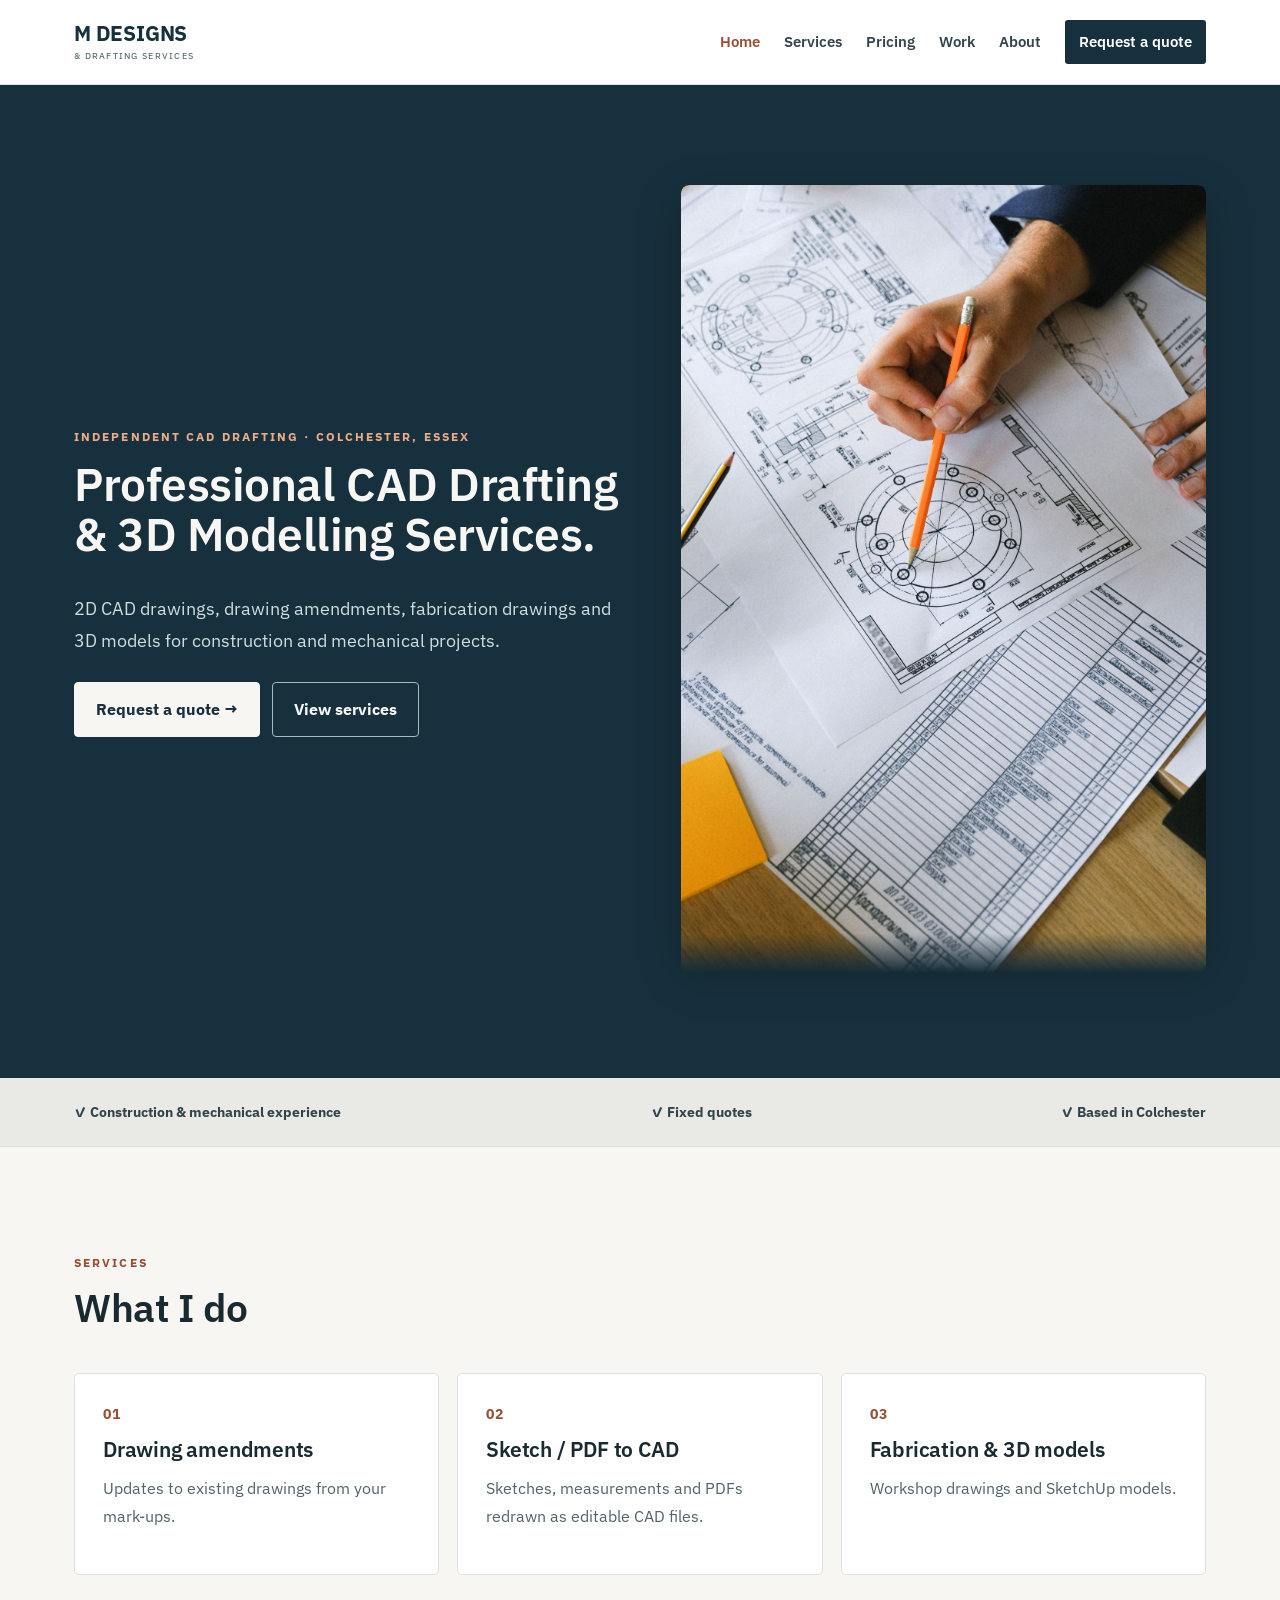
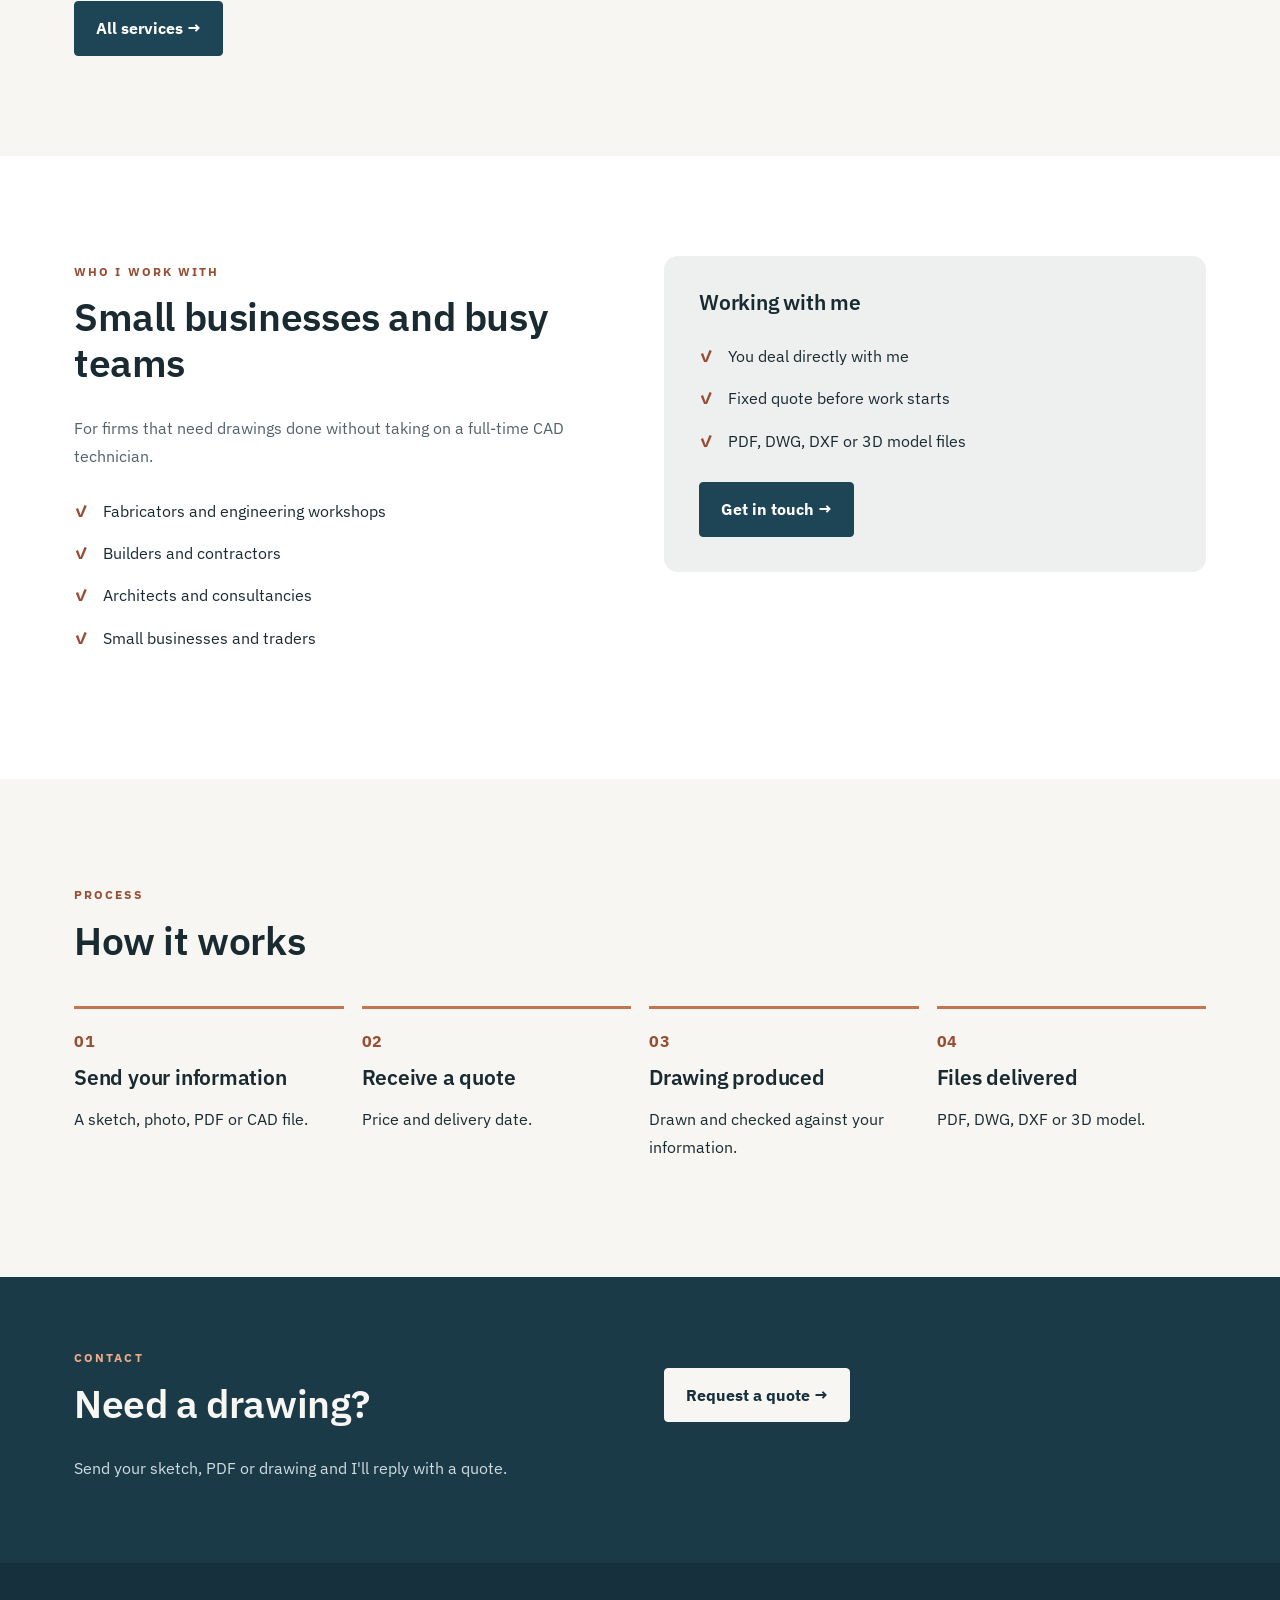
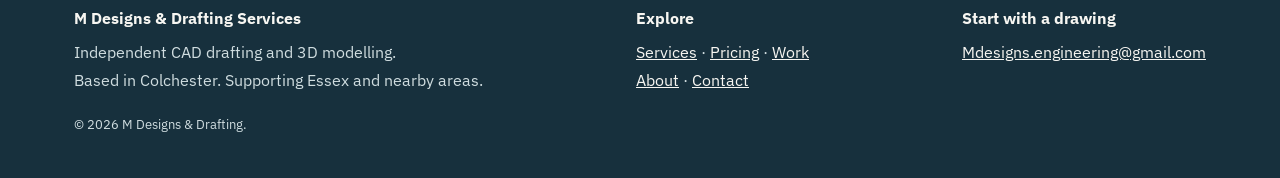
<file: index.html>
<!doctype html>
<html lang="en-GB">

<head>
    <meta charset="utf-8">

    <!-- =====================================================
         M DESIGNS & DRAFTING — HOME PAGE (index.html)
         =====================================================

         HOW TO EDIT THIS PAGE

         - Use Ctrl+F to find the section you want to edit.
         - Change the text between the HTML tags.
         - Keep the existing class names and HTML structure.

         SECTIONS:
         0. Page settings
         1. Header & menu
         2. Hero / main introduction
         3. Trust bar
         4. Services
         5. Who it is for
         6. How it works
         7. Call to action
         8. Footer
    ====================================================== -->


    <!-- ===== 0. PAGE SETTINGS ===== -->

    <title>CAD Drafting &amp; 3D Modelling in Essex | M Designs &amp; Drafting</title>

    <meta name="description" content="Independent CAD drafting and 3D modelling for construction and mechanical projects in Colchester and Essex.">

    <meta property="og:type" content="website">
    <meta property="og:title" content="CAD Drafting &amp; 3D Modelling in Essex">
    <meta property="og:description" content="Independent CAD drafting and 3D modelling for construction and mechanical projects in Colchester and Essex.">
    <meta property="og:url" content="https://m-designs.uk/">

    <meta name="viewport" content="width=device-width, initial-scale=1">
    <meta name="theme-color" content="#101f31">

    <link rel="canonical" href="https://m-designs.uk/">
    <link rel="preconnect" href="https://fonts.googleapis.com"><link rel="preconnect" href="https://fonts.gstatic.com" crossorigin><link rel="stylesheet" href="https://fonts.googleapis.com/css2?family=IBM+Plex+Sans:wght@400;500;600;700&display=swap">
    <link rel="stylesheet" href="styles.css">


    <!-- ===== HEADING SIZES ===== -->

    <style>

        /* Main homepage title */
        .hero h1 {
            font-size: clamp(2.1rem, 3.6vw, 3.3rem);
        }

        /* Section headings */
        h2 {
            font-size: clamp(1.8rem, 3.06vw, 2.7rem);
        }

        /* Main homepage photograph */
        .hero-visual img {
            display: block;
            width: 100%;
            height: auto;
        }

    </style>

    <script defer src="script.js"></script>

</head>


<body>

    <!-- Accessibility: skip to main content -->

    <a href="#main"
       style="position:absolute; top:-70px; left:20px; background:white; color:black; z-index:10"
       onfocus="this.style.top='12px'"
       onblur="this.style.top='-70px'">
        Skip to content
    </a>


    <!-- ===================================================== -->
    <!-- ===== 1. HEADER & MENU                          ===== -->
    <!-- ===================================================== -->

    <header class="top">

        <div class="container">

            <a href="index.html" class="brand">
                M DESIGNS <span>&amp; Drafting Services</span>
            </a>

            <button type="button"
                    class="menu"
                    aria-expanded="false"
                    aria-label="Toggle navigation">

                Menu ☰

            </button>

            <nav class="nav" aria-label="Main navigation">

                <a href="index.html" class="active">Home</a>
                <a href="services.html">Services</a>
                <a href="pricing.html">Pricing</a>
                <a href="work.html">Work</a>
                <a href="about.html">About</a>
                <a href="contact.html" class="navcta">Request a quote</a>

            </nav>

        </div>

    </header>


    <main id="main">


        <!-- ===================================================== -->
        <!-- ===== 2. HERO / MAIN INTRODUCTION              ===== -->
        <!-- ===================================================== -->

        <section class="hero">

            <div class="container hero-inner">


                <!-- LEFT SIDE: MAIN TITLE AND INTRODUCTION -->

                <div>

                    <p class="eyebrow">
                        Independent CAD drafting · Colchester, Essex
                    </p>

                    <h1>
                        Professional CAD Drafting &amp; 3D Modelling Services.
                    </h1>

                    <p class="lead">

                        2D CAD drawings, drawing amendments, fabrication drawings
                        and 3D models for construction and mechanical projects.

                    </p>

                    <div class="actions">

                        <a href="contact.html" class="btn">
                            Request a quote →
                        </a>

                        <a href="services.html" class="btn ghost">
                            View services
                        </a>

                    </div>

                </div>


                <!-- RIGHT SIDE: MAIN HOMEPAGE PHOTOGRAPH -->
                <!-- Change the filename below to replace the main image -->

                <div class="hero-visual">

                    <img src="assets/Main.jpg"
                         alt="Technical engineering drawings being reviewed with a pencil"
                         fetchpriority="high">

                </div>


            </div>

        </section>


        <!-- ===================================================== -->
        <!-- ===== 3. TRUST BAR                              ===== -->
        <!-- ===================================================== -->

        <div class="trust">

            <div class="container">

                <span>✓ Construction &amp; mechanical experience</span>
                <span>✓ Fixed quotes</span>
                <span>✓ Based in Colchester</span>

            </div>

        </div>


        <!-- ===================================================== -->
        <!-- ===== 4. SERVICES                               ===== -->
        <!-- ===================================================== -->

        <section class="section">

            <div class="container">

                <div class="section-head">

                    <p class="eyebrow">Services</p>

                    <h2>What I do</h2>

                </div>


                <div class="cards">


                    <!-- SERVICE CARD 1 -->

                    <article class="card">

                        <div class="number">01</div>

                        <h3>Drawing amendments</h3>

                        <p>

                            Updates to existing drawings from your mark-ups.

                        </p>

                    </article>


                    <!-- SERVICE CARD 2 -->

                    <article class="card">

                        <div class="number">02</div>

                        <h3>Sketch / PDF to CAD</h3>

                        <p>

                            Sketches, measurements and PDFs redrawn as editable CAD files.

                        </p>

                    </article>


                    <!-- SERVICE CARD 3 -->

                    <article class="card">

                        <div class="number">03</div>

                        <h3>Fabrication &amp; 3D models</h3>

                        <p>

                            Workshop drawings and SketchUp models.

                        </p>

                    </article>


                </div>


                <div class="actions">

                    <a href="services.html" class="btn">
                        All services →
                    </a>

                </div>


            </div>

        </section>


        <!-- ===================================================== -->
        <!-- ===== 5. WHO IT IS FOR                          ===== -->
        <!-- ===================================================== -->

        <section class="section alt">

            <div class="container grid2">


                <!-- LEFT COLUMN -->

                <div>

                    <p class="eyebrow">Who I work with</p>

                    <h2>
                        Small businesses and busy teams
                    </h2>

                    <p class="muted">

                        For firms that need drawings done without taking on
                        a full-time CAD technician.

                    </p>

                    <ul class="ticks">

                        <li>Fabricators and engineering workshops</li>

                        <li>Builders and contractors</li>

                        <li>Architects and consultancies</li>

                        <li>Small businesses and traders</li>

                    </ul>

                </div>


                <!-- RIGHT COLUMN -->

                <div class="band">

                    <h3>Working with me</h3>

                    <ul class="ticks">

                        <li>You deal directly with me</li>

                        <li>Fixed quote before work starts</li>

                        <li>PDF, DWG, DXF or 3D model files</li>

                    </ul>

                    <a class="btn" href="contact.html">
                        Get in touch →
                    </a>

                </div>


            </div>

        </section>


        <!-- ===================================================== -->
        <!-- ===== 6. HOW IT WORKS                           ===== -->
        <!-- ===================================================== -->

        <section class="section">

            <div class="container">

                <div class="section-head">

                    <p class="eyebrow">Process</p>

                    <h2>How it works</h2>

                </div>


                <div class="steps">


                    <!-- STEP 1 -->

                    <div class="step">

                        <h3>Send your information</h3>

                        <p>

                            A sketch, photo, PDF or CAD file.

                        </p>

                    </div>


                    <!-- STEP 2 -->

                    <div class="step">

                        <h3>Receive a quote</h3>

                        <p>

                            Price and delivery date.

                        </p>

                    </div>


                    <!-- STEP 3 -->

                    <div class="step">

                        <h3>Drawing produced</h3>

                        <p>

                            Drawn and checked against your information.

                        </p>

                    </div>


                    <!-- STEP 4 -->

                    <div class="step">

                        <h3>Files delivered</h3>

                        <p>

                            PDF, DWG, DXF or 3D model.

                        </p>

                    </div>


                </div>

            </div>

        </section>


        <!-- ===================================================== -->
        <!-- ===== 7. CALL TO ACTION                         ===== -->
        <!-- ===================================================== -->

        <section class="cta">

            <div class="container grid2">

                <div>

                    <p class="eyebrow">Contact</p>

                    <h2>
                        Need a drawing?
                    </h2>

                    <p>

                        Send your sketch, PDF or drawing and I'll reply with a quote.

                    </p>

                </div>


                <div class="actions">

                    <a class="btn light" href="contact.html">
                        Request a quote →
                    </a>

                </div>

            </div>

        </section>


    </main>


    <!-- ===================================================== -->
    <!-- ===== 8. FOOTER                                 ===== -->
    <!-- ===================================================== -->

    <footer class="footer">

        <div class="container footer-inner">


            <!-- COLUMN 1: BUSINESS INFORMATION -->

            <div>

                <strong>M Designs &amp; Drafting Services</strong>

                <p>

                    Independent CAD drafting and 3D modelling.<br>
                    Based in Colchester. Supporting Essex and nearby areas.

                </p>

                <small>

                    © <span id="year">2026</span> M Designs &amp; Drafting.

                </small>

            </div>


            <!-- COLUMN 2: NAVIGATION LINKS -->

            <div>

                <strong>Explore</strong>

                <p>

                    <a href="services.html">Services</a> ·
                    <a href="pricing.html">Pricing</a> ·
                    <a href="work.html">Work</a><br>
                    <a href="about.html">About</a> ·
                    <a href="contact.html">Contact</a>

                </p>

            </div>


            <!-- COLUMN 3: CONTACT EMAIL -->

            <div>

                <strong>Start with a drawing</strong>

                <p>

                    <a href="mailto:Mdesigns.engineering@gmail.com">

                        Mdesigns.engineering@gmail.com

                    </a>

                </p>

            </div>


        </div>

    </footer>


</body>

</html>
</file>
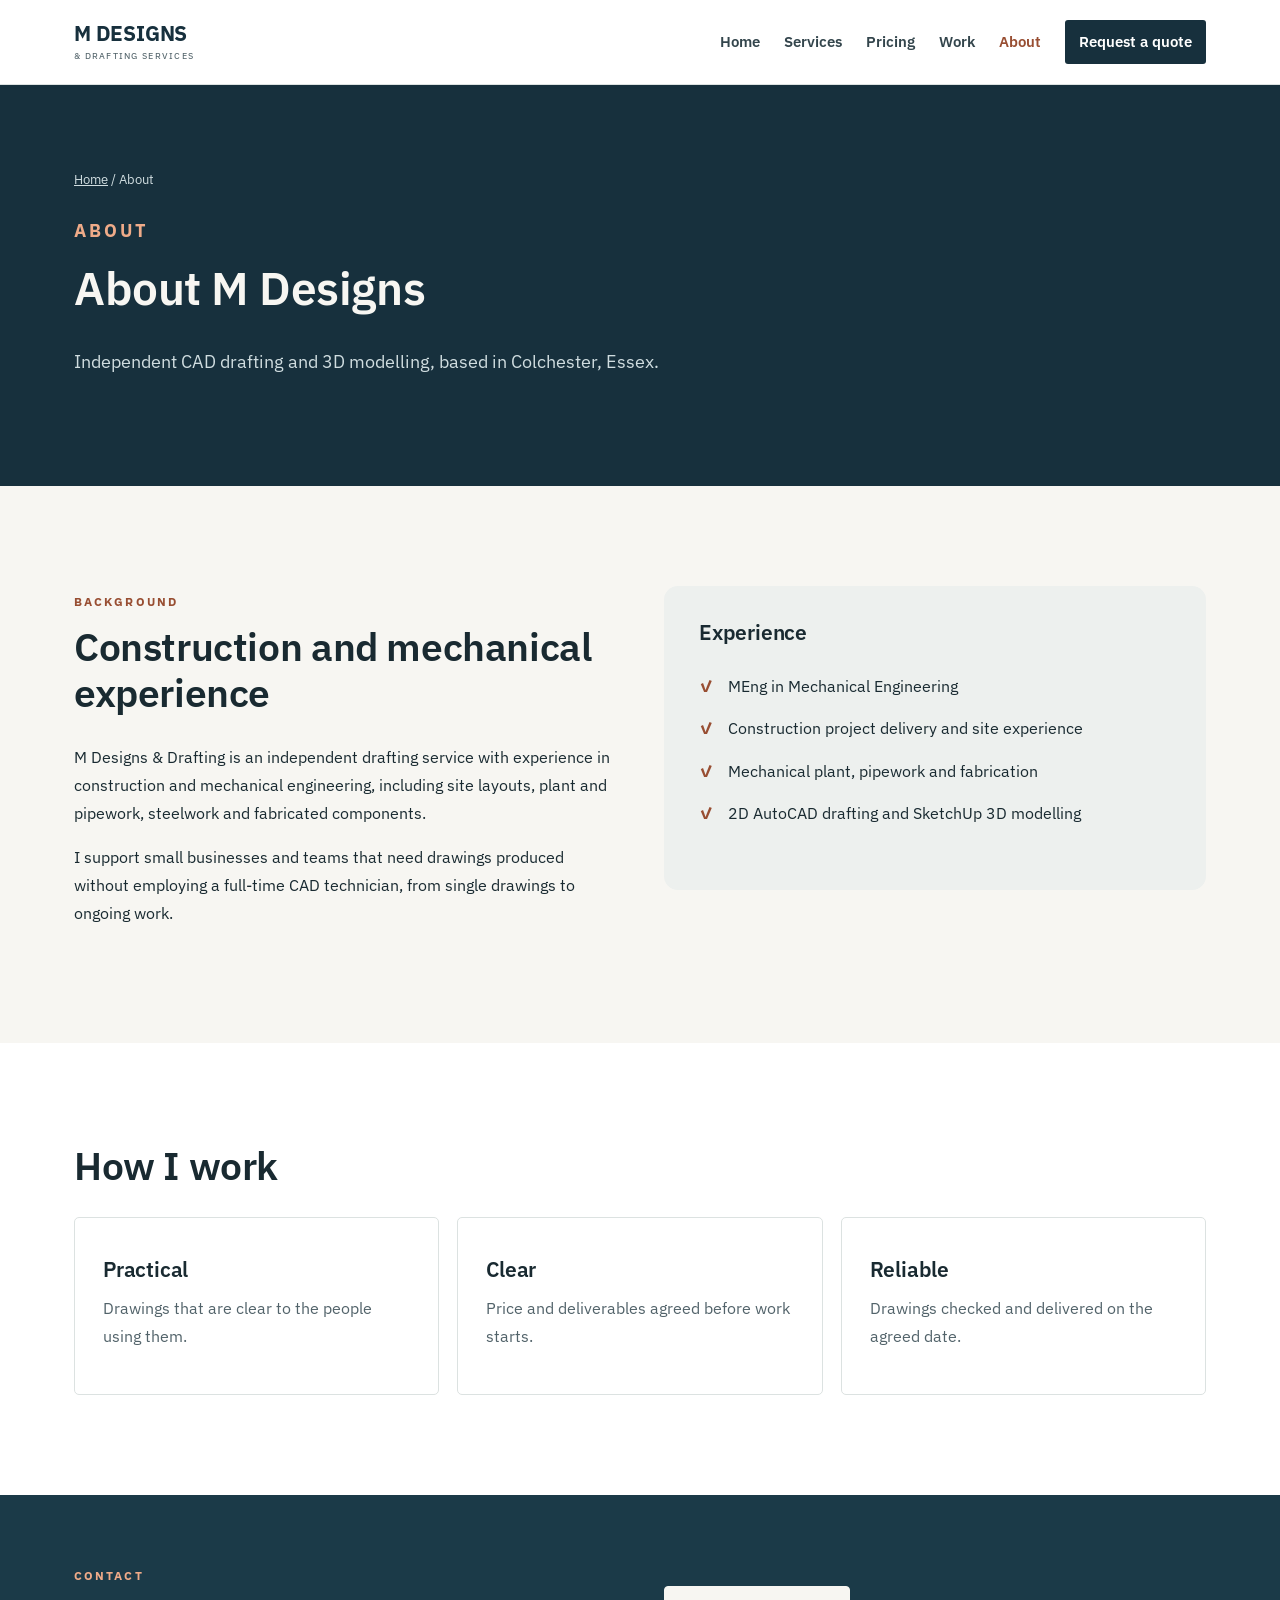
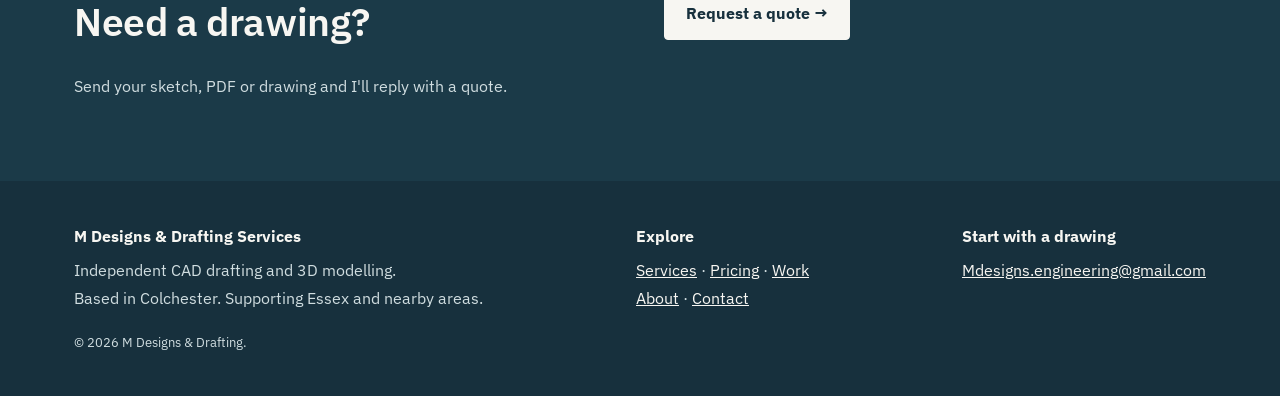
<file: about.html>
<!doctype html><html lang="en-GB"><head><meta charset="utf-8"><meta name="viewport" content="width=device-width, initial-scale=1"><meta name="theme-color" content="#101f31"><title>About the Engineer-Led CAD Drafting Service | M Designs & Drafting</title><meta name="description" content="Independent CAD drafting and 3D modelling based in Colchester, Essex, backed by hands-on construction and mechanical engineering experience."><link rel="canonical" href="https://m-designs.uk/about.html"><link rel="preconnect" href="https://fonts.googleapis.com"><link rel="preconnect" href="https://fonts.gstatic.com" crossorigin><link rel="stylesheet" href="https://fonts.googleapis.com/css2?family=IBM+Plex+Sans:wght@400;500;600;700&display=swap"><link rel="stylesheet" href="styles.css"><meta property="og:type" content="website"><meta property="og:title" content="About the Engineer-Led CAD Drafting Service"><meta property="og:description" content="Independent CAD drafting and 3D modelling based in Colchester, Essex, backed by hands-on construction and mechanical engineering experience."><meta property="og:url" content="https://m-designs.uk/about.html"><script defer src="script.js"></script></head><body><a href="#main" style="position:absolute;top:-70px;left:20px;background:white;color:black;z-index:10" onfocus="this.style.top='12px'" onblur="this.style.top='-70px'">Skip to content</a><header class="top"><div class="container"><a href="index.html" class="brand">M DESIGNS <span>& Drafting Services</span></a><button type="button" class="menu" aria-expanded="false" aria-label="Toggle navigation">Menu ☰</button><nav class="nav" aria-label="Main navigation"><a href="index.html" class="">Home</a><a href="services.html" class="">Services</a><a href="pricing.html" class="">Pricing</a><a href="work.html" class="">Work</a><a href="about.html" class="active">About</a><a class="navcta " href="contact.html">Request a quote</a></nav></div></header><main id="main"><section class="subhero"><div class="container"><div class="breadcrumb"><a href="index.html">Home</a> / About</div><p class="eyebrow">About</p><h1>About M Designs</h1><p>Independent CAD drafting and 3D modelling, based in Colchester, Essex.</p></div></section><section class="section"><div class="container grid2"><div><p class="eyebrow">Background</p><h2>Construction and mechanical experience</h2><p>M Designs & Drafting is an independent drafting service with experience in construction and mechanical engineering, including site layouts, plant and pipework, steelwork and fabricated components.</p><p>I support small businesses and teams that need drawings produced without employing a full-time CAD technician, from single drawings to ongoing work.</p></div><div class="band"><h3>Experience</h3><ul class="ticks"><li>MEng in Mechanical Engineering</li><li>Construction project delivery and site experience</li><li>Mechanical plant, pipework and fabrication</li><li>2D AutoCAD drafting and SketchUp 3D modelling</li></ul></div></div></section><section class="section alt"><div class="container"><h2>How I work</h2><div class="cards"><div class="card"><h3>Practical</h3><p>Drawings that are clear to the people using them.</p></div><div class="card"><h3>Clear</h3><p>Price and deliverables agreed before work starts.</p></div><div class="card"><h3>Reliable</h3><p>Drawings checked and delivered on the agreed date.</p></div></div></div></section><section class="cta"><div class="container grid2"><div><p class="eyebrow">Contact</p><h2>Need a drawing?</h2><p>Send your sketch, PDF or drawing and I'll reply with a quote.</p></div><div class="actions"><a class="btn light" href="contact.html">Request a quote →</a></div></div></section></main><footer class="footer"><div class="container footer-inner"><div><strong>M Designs & Drafting Services</strong><p>Independent CAD drafting and 3D modelling.<br>Based in Colchester. Supporting Essex and nearby areas.</p><small>© <span id="year">2026</span> M Designs & Drafting.</small></div><div><strong>Explore</strong><p><a href="services.html">Services</a> · <a href="pricing.html">Pricing</a> · <a href="work.html">Work</a><br><a href="about.html">About</a> · <a href="contact.html">Contact</a></p></div><div><strong>Start with a drawing</strong><p><a href="mailto:Mdesigns.engineering@gmail.com">Mdesigns.engineering@gmail.com</a></p></div></div></footer></body></html>
</file>
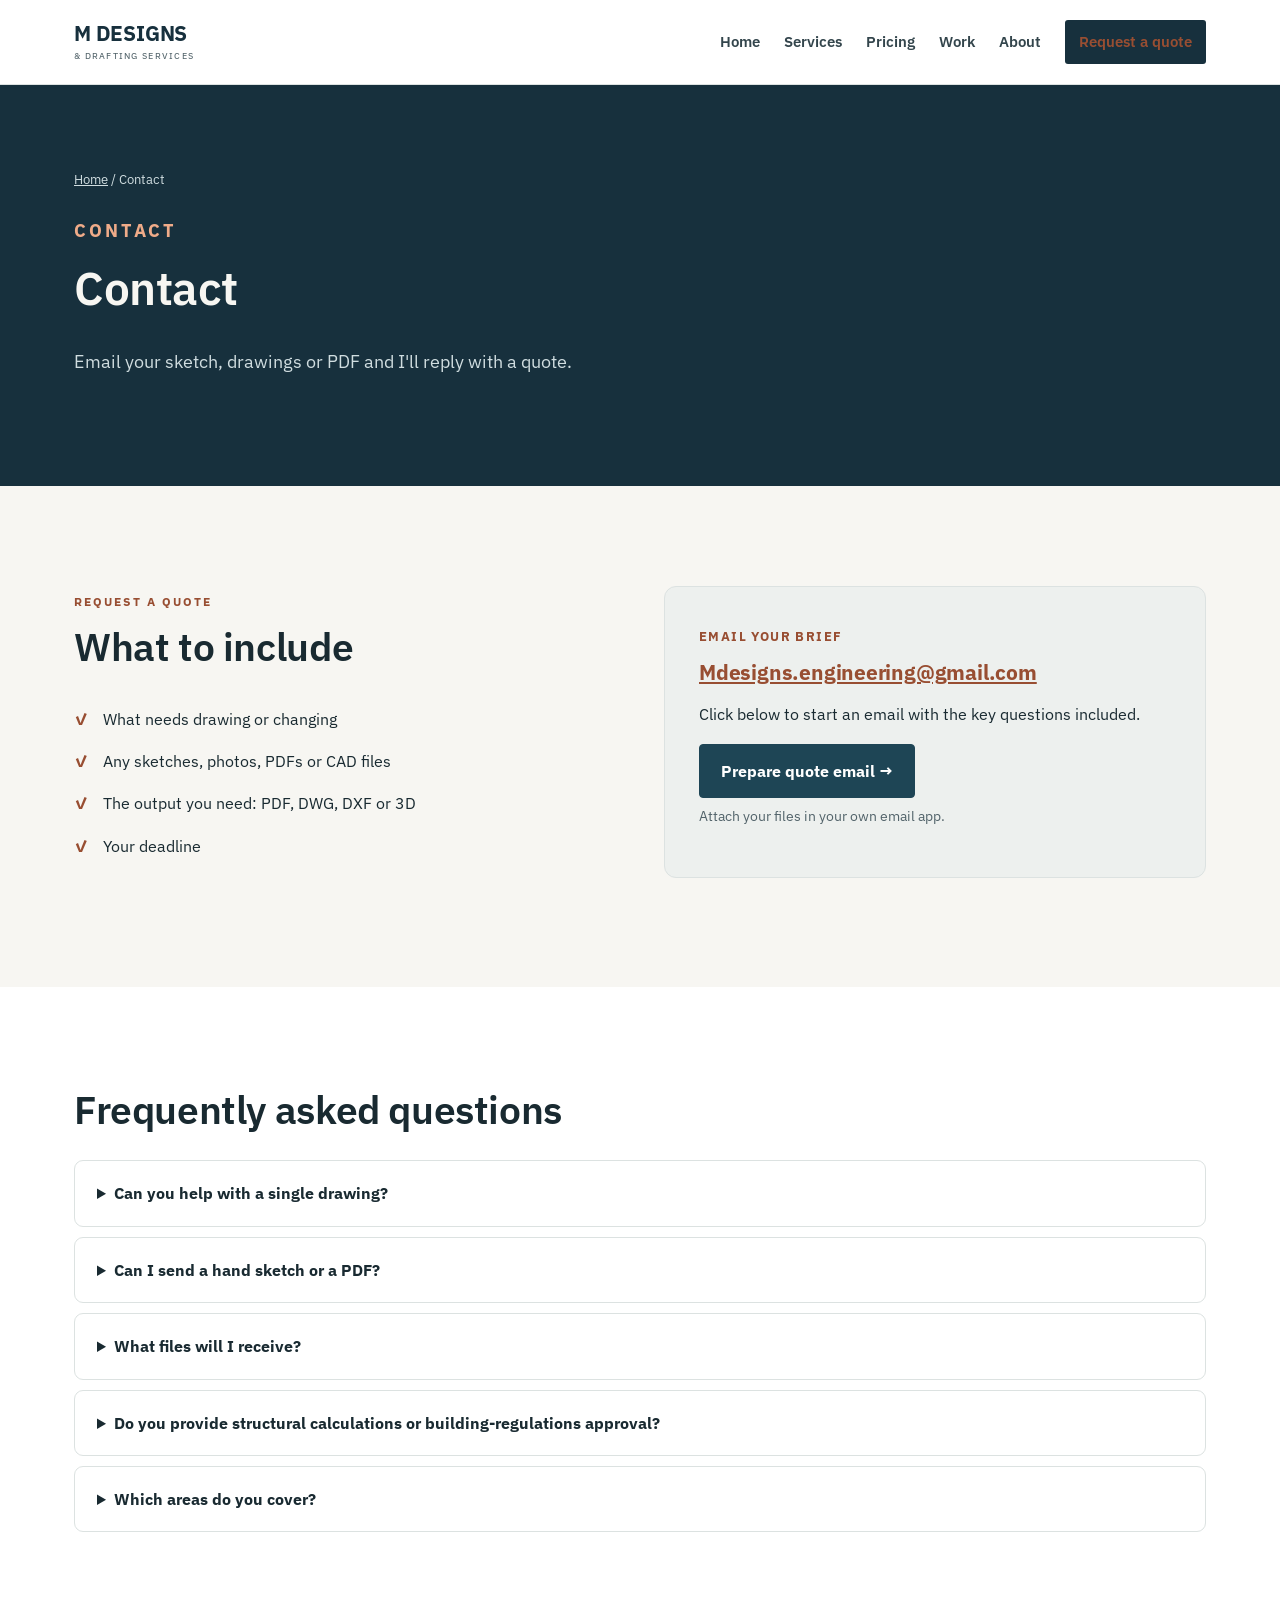
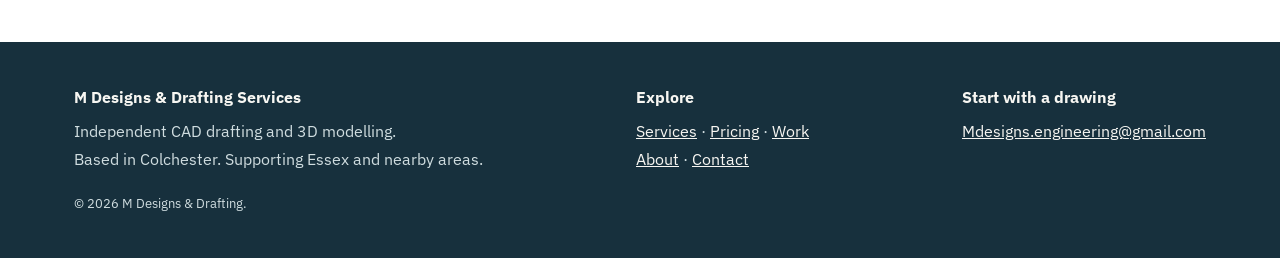
<file: contact.html>
<!doctype html><html lang="en-GB"><head><meta charset="utf-8"><meta name="viewport" content="width=device-width, initial-scale=1"><meta name="theme-color" content="#101f31"><title>Contact &amp; Request a CAD Drafting Quote | M Designs & Drafting</title><meta name="description" content="Contact M Designs &amp; Drafting for a clear quote on CAD drawing amendments, PDF-to-DWG conversions and 3D modelling."><link rel="canonical" href="https://m-designs.uk/contact.html"><link rel="preconnect" href="https://fonts.googleapis.com"><link rel="preconnect" href="https://fonts.gstatic.com" crossorigin><link rel="stylesheet" href="https://fonts.googleapis.com/css2?family=IBM+Plex+Sans:wght@400;500;600;700&display=swap"><link rel="stylesheet" href="styles.css"><meta property="og:type" content="website"><meta property="og:title" content="Contact &amp; Request a CAD Drafting Quote"><meta property="og:description" content="Contact M Designs &amp; Drafting for a clear quote on CAD drawing amendments, PDF-to-DWG conversions and 3D modelling."><meta property="og:url" content="https://m-designs.uk/contact.html"><script defer src="script.js"></script></head><body><a href="#main" style="position:absolute;top:-70px;left:20px;background:white;color:black;z-index:10" onfocus="this.style.top='12px'" onblur="this.style.top='-70px'">Skip to content</a><header class="top"><div class="container"><a href="index.html" class="brand">M DESIGNS <span>& Drafting Services</span></a><button type="button" class="menu" aria-expanded="false" aria-label="Toggle navigation">Menu ☰</button><nav class="nav" aria-label="Main navigation"><a href="index.html" class="">Home</a><a href="services.html" class="">Services</a><a href="pricing.html" class="">Pricing</a><a href="work.html" class="">Work</a><a href="about.html" class="">About</a><a class="navcta active" href="contact.html">Request a quote</a></nav></div></header><main id="main"><section class="subhero"><div class="container"><div class="breadcrumb"><a href="index.html">Home</a> / Contact</div><p class="eyebrow">Contact</p><h1>Contact</h1><p>Email your sketch, drawings or PDF and I'll reply with a quote.</p></div></section><section class="section"><div class="container grid2"><div><p class="eyebrow">Request a quote</p><h2>What to include</h2><ul class="ticks"><li>What needs drawing or changing</li><li>Any sketches, photos, PDFs or CAD files</li><li>The output you need: PDF, DWG, DXF or 3D</li><li>Your deadline</li></ul></div><div class="contactbox"><p class="label">Email your brief</p><h3><a class="email" href="mailto:Mdesigns.engineering@gmail.com?subject=CAD%20drafting%20quotation%20enquiry">Mdesigns.engineering@gmail.com</a></h3><p>Click below to start an email with the key questions included.</p><a class="btn" href="mailto:Mdesigns.engineering@gmail.com?subject=CAD%20drafting%20quotation%20enquiry&amp;body=Project%20summary%3A%0A%0ARequired%20drawings%20or%20files%3A%0A%0AExisting%20information%20available%3A%0A%0ATarget%20date%3A%0A">Prepare quote email →</a><p class="note">Attach your files in your own email app.</p></div></div></section><section class="section alt"><div class="container"><h2>Frequently asked questions</h2><details><summary>Can you help with a single drawing?</summary><p>Yes. One-off drawings are welcome, and so is regular overflow work.</p></details><details><summary>Can I send a hand sketch or a PDF?</summary><p>Yes. If anything is missing, such as a key dimension, I'll ask before I start.</p></details><details><summary>What files will I receive?</summary><p>PDF as standard, plus DWG, DXF or a 3D model if you need them.</p></details><details><summary>Do you provide structural calculations or building-regulations approval?</summary><p>No. I produce drawings and models from your design information.</p></details><details><summary>Which areas do you cover?</summary><p>Mainly Colchester, Essex and Suffolk. Drawing work from elsewhere in the UK is welcome by email.</p></details></div></section></main><footer class="footer"><div class="container footer-inner"><div><strong>M Designs & Drafting Services</strong><p>Independent CAD drafting and 3D modelling.<br>Based in Colchester. Supporting Essex and nearby areas.</p><small>© <span id="year">2026</span> M Designs & Drafting.</small></div><div><strong>Explore</strong><p><a href="services.html">Services</a> · <a href="pricing.html">Pricing</a> · <a href="work.html">Work</a><br><a href="about.html">About</a> · <a href="contact.html">Contact</a></p></div><div><strong>Start with a drawing</strong><p><a href="mailto:Mdesigns.engineering@gmail.com">Mdesigns.engineering@gmail.com</a></p></div></div></footer></body></html>
</file>
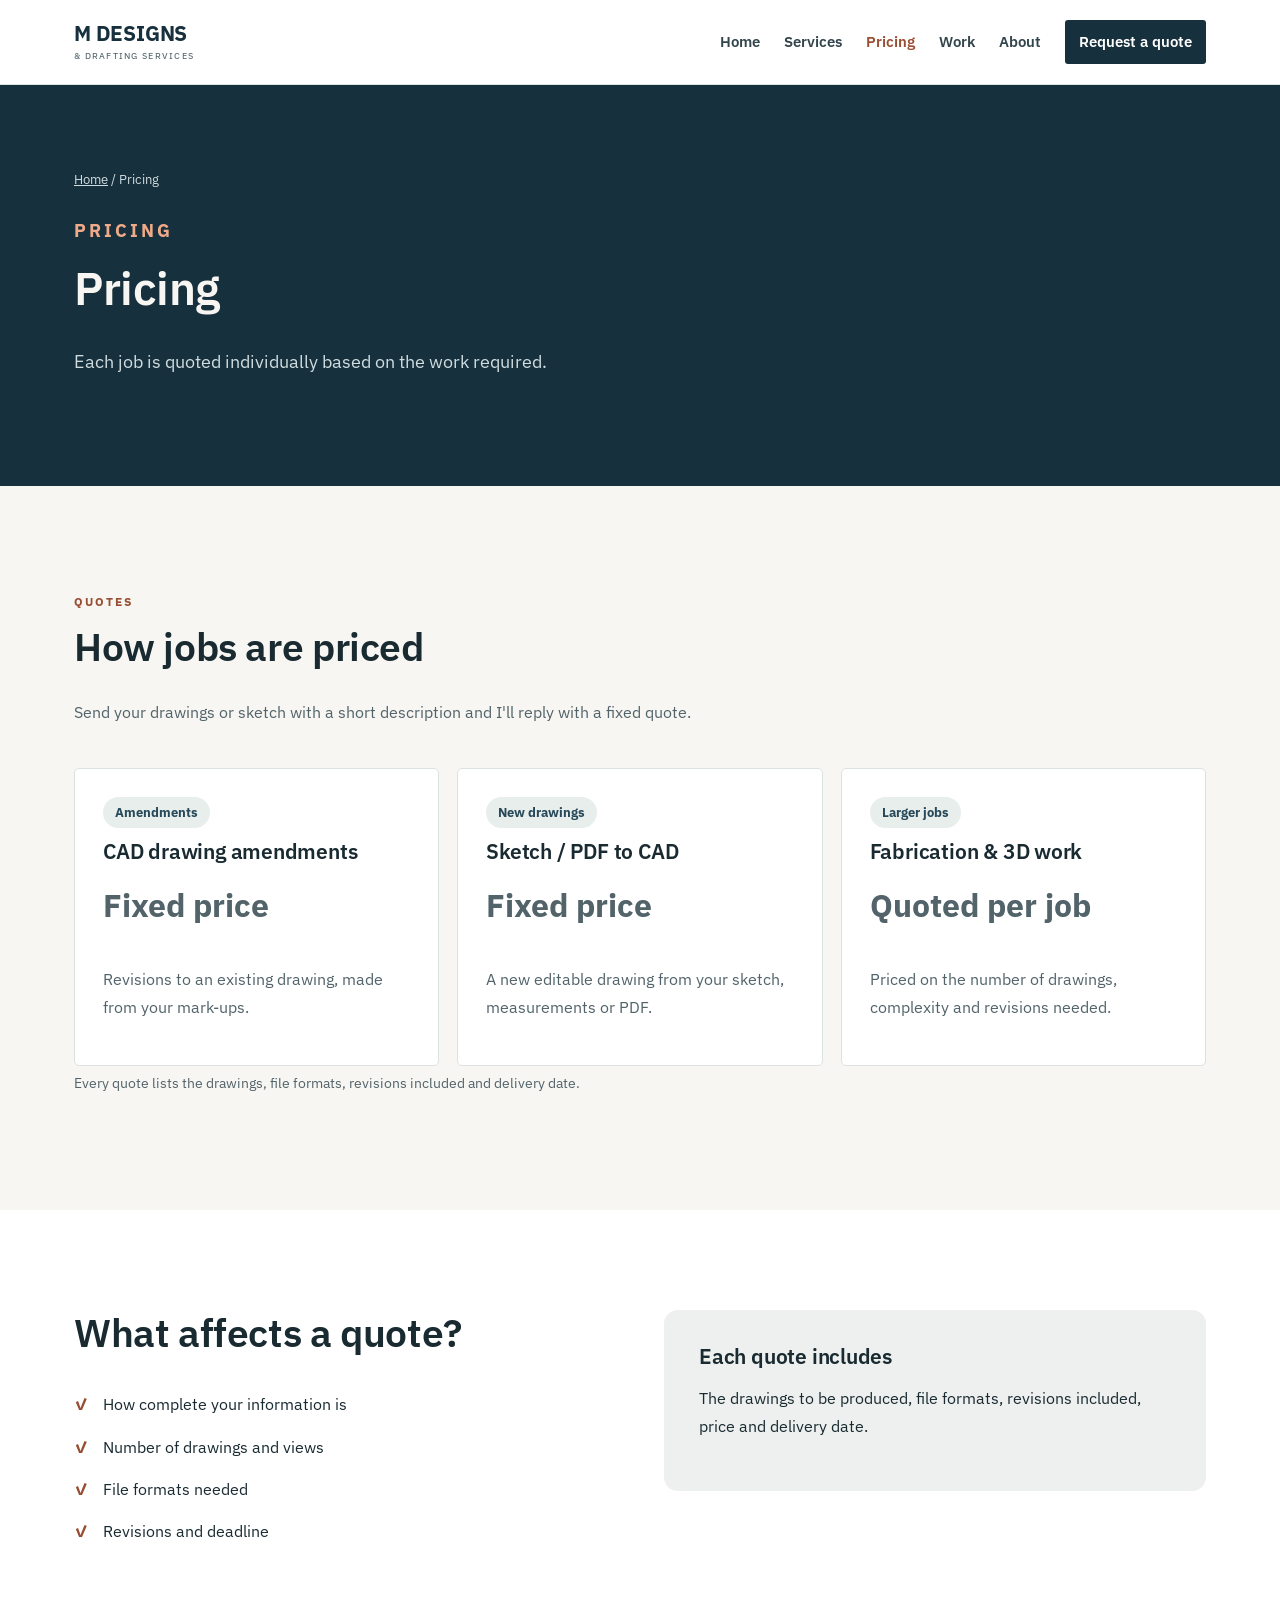
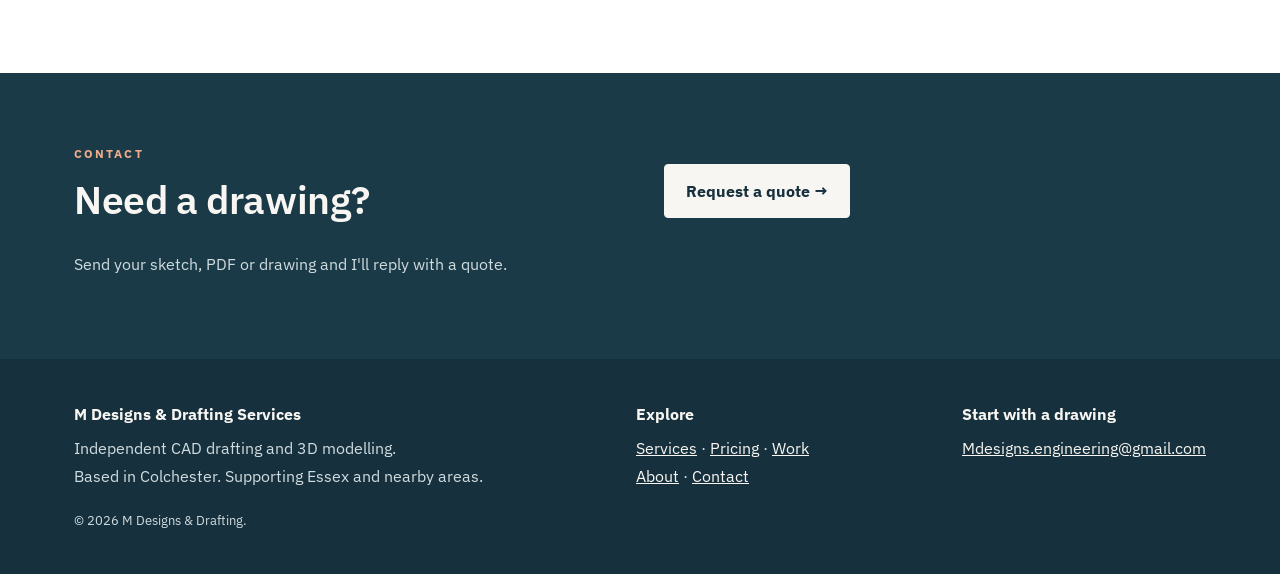
<file: pricing.html>
<!doctype html><html lang="en-GB"><head><meta charset="utf-8"><meta name="viewport" content="width=device-width, initial-scale=1"><meta name="theme-color" content="#101f31"><title>CAD Drafting Prices &amp; Quotations | M Designs & Drafting</title><meta name="description" content="Fixed-price quotes for CAD drawing amendments, sketch and PDF to CAD conversions, fabrication drawings and 3D models."><link rel="canonical" href="https://m-designs.uk/pricing.html"><link rel="preconnect" href="https://fonts.googleapis.com"><link rel="preconnect" href="https://fonts.gstatic.com" crossorigin><link rel="stylesheet" href="https://fonts.googleapis.com/css2?family=IBM+Plex+Sans:wght@400;500;600;700&display=swap"><link rel="stylesheet" href="styles.css"><meta property="og:type" content="website"><meta property="og:title" content="CAD Drafting Prices &amp; Quotations"><meta property="og:description" content="Fixed-price quotes for CAD drawing amendments, sketch and PDF to CAD conversions, fabrication drawings and 3D models."><meta property="og:url" content="https://m-designs.uk/pricing.html"><script defer src="script.js"></script></head><body><a href="#main" style="position:absolute;top:-70px;left:20px;background:white;color:black;z-index:10" onfocus="this.style.top='12px'" onblur="this.style.top='-70px'">Skip to content</a><header class="top"><div class="container"><a href="index.html" class="brand">M DESIGNS <span>& Drafting Services</span></a><button type="button" class="menu" aria-expanded="false" aria-label="Toggle navigation">Menu ☰</button><nav class="nav" aria-label="Main navigation"><a href="index.html" class="">Home</a><a href="services.html" class="">Services</a><a href="pricing.html" class="active">Pricing</a><a href="work.html" class="">Work</a><a href="about.html" class="">About</a><a class="navcta " href="contact.html">Request a quote</a></nav></div></header><main id="main"><section class="subhero"><div class="container"><div class="breadcrumb"><a href="index.html">Home</a> / Pricing</div><p class="eyebrow">Pricing</p><h1>Pricing</h1><p>Each job is quoted individually based on the work required.</p></div></section><section class="section"><div class="container"><div class="section-head"><p class="eyebrow">Quotes</p><h2>How jobs are priced</h2><p class="muted">Send your drawings or sketch with a short description and I'll reply with a fixed quote.</p></div><div class="cards"><article class="card"><span class="pill">Amendments</span><h3>CAD drawing amendments</h3><p class="price">Fixed price</p><p>Revisions to an existing drawing, made from your mark-ups.</p></article><article class="card"><span class="pill">New drawings</span><h3>Sketch / PDF to CAD</h3><p class="price">Fixed price</p><p>A new editable drawing from your sketch, measurements or PDF.</p></article><article class="card"><span class="pill">Larger jobs</span><h3>Fabrication & 3D work</h3><p class="price">Quoted per job</p><p>Priced on the number of drawings, complexity and revisions needed.</p></article></div><p class="note">Every quote lists the drawings, file formats, revisions included and delivery date.</p></div></section><section class="section alt"><div class="container grid2"><div><h2>What affects a quote?</h2><ul class="ticks"><li>How complete your information is</li><li>Number of drawings and views</li><li>File formats needed</li><li>Revisions and deadline</li></ul></div><div class="band"><h3>Each quote includes</h3><p>The drawings to be produced, file formats, revisions included, price and delivery date.</p></div></div></section><section class="cta"><div class="container grid2"><div><p class="eyebrow">Contact</p><h2>Need a drawing?</h2><p>Send your sketch, PDF or drawing and I'll reply with a quote.</p></div><div class="actions"><a class="btn light" href="contact.html">Request a quote →</a></div></div></section></main><footer class="footer"><div class="container footer-inner"><div><strong>M Designs & Drafting Services</strong><p>Independent CAD drafting and 3D modelling.<br>Based in Colchester. Supporting Essex and nearby areas.</p><small>© <span id="year">2026</span> M Designs & Drafting.</small></div><div><strong>Explore</strong><p><a href="services.html">Services</a> · <a href="pricing.html">Pricing</a> · <a href="work.html">Work</a><br><a href="about.html">About</a> · <a href="contact.html">Contact</a></p></div><div><strong>Start with a drawing</strong><p><a href="mailto:Mdesigns.engineering@gmail.com">Mdesigns.engineering@gmail.com</a></p></div></div></footer></body></html>
</file>
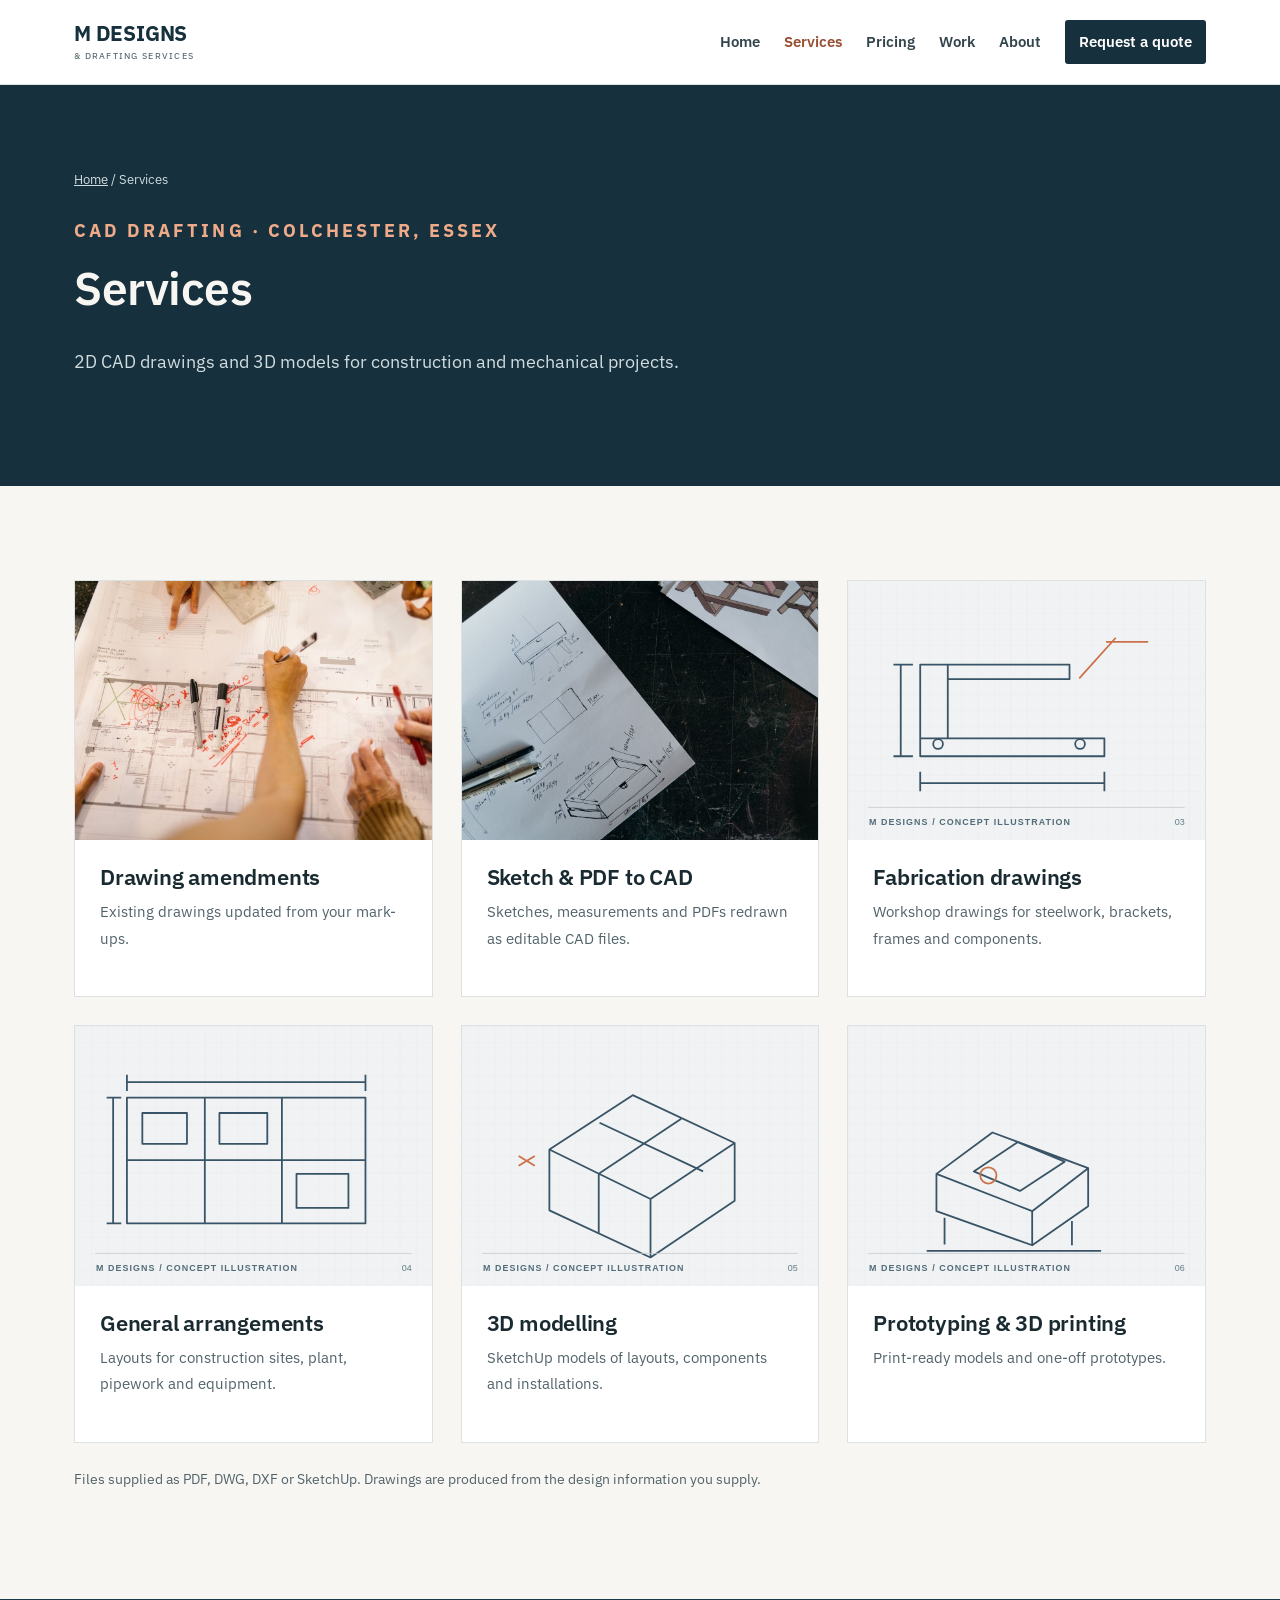
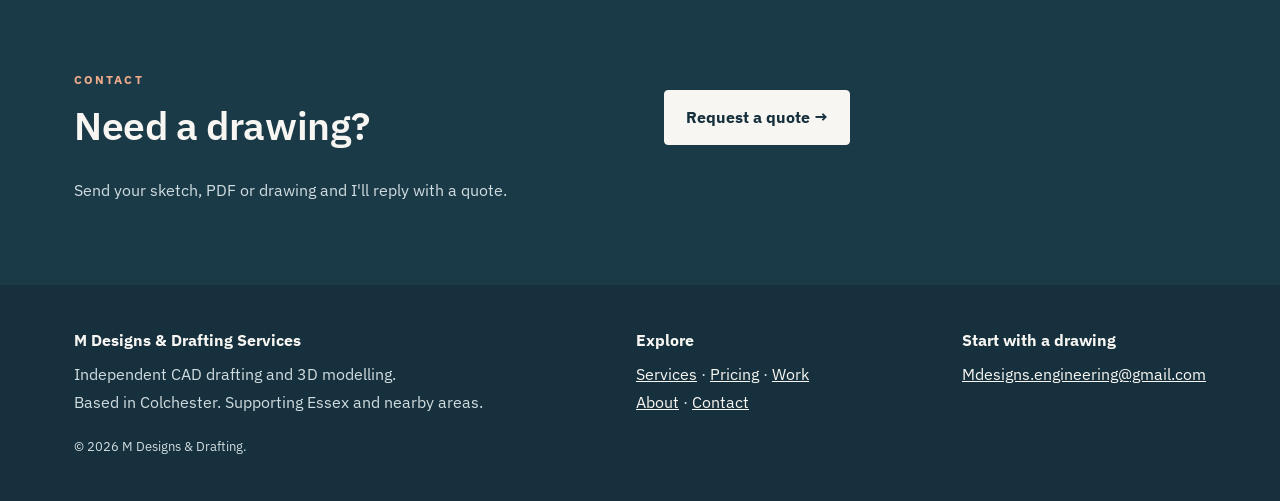
<file: services.html>
<!doctype html><html lang="en-GB"><head><meta charset="utf-8"><meta name="viewport" content="width=device-width, initial-scale=1"><meta name="theme-color" content="#101f31"><title>2D CAD Drafting, Fabrication Drawings &amp; 3D Modelling | M Designs & Drafting</title><meta name="description" content="CAD drafting and 3D modelling for fabricators, contractors, architects and small businesses: drawing amendments, PDF to CAD, fabrication drawings, layouts and SketchUp models."><link rel="canonical" href="https://m-designs.uk/services.html"><link rel="preconnect" href="https://fonts.googleapis.com"><link rel="preconnect" href="https://fonts.gstatic.com" crossorigin><link rel="stylesheet" href="https://fonts.googleapis.com/css2?family=IBM+Plex+Sans:wght@400;500;600;700&display=swap"><link rel="stylesheet" href="styles.css"><meta property="og:type" content="website"><meta property="og:title" content="2D CAD Drafting, Fabrication Drawings &amp; 3D Modelling"><meta property="og:description" content="CAD drafting and 3D modelling for fabricators, contractors, architects and small businesses: drawing amendments, PDF to CAD, fabrication drawings, layouts and SketchUp models."><meta property="og:url" content="https://m-designs.uk/services.html"><script defer src="script.js"></script></head><body><a href="#main" style="position:absolute;top:-70px;left:20px;background:white;color:black;z-index:10" onfocus="this.style.top='12px'" onblur="this.style.top='-70px'">Skip to content</a><header class="top"><div class="container"><a href="index.html" class="brand">M DESIGNS <span>& Drafting Services</span></a><button type="button" class="menu" aria-expanded="false" aria-label="Toggle navigation">Menu ☰</button><nav class="nav" aria-label="Main navigation"><a href="index.html" class="">Home</a><a href="services.html" class="active">Services</a><a href="pricing.html" class="">Pricing</a><a href="work.html" class="">Work</a><a href="about.html" class="">About</a><a class="navcta " href="contact.html">Request a quote</a></nav></div></header><main id="main"><section class="subhero"><div class="container"><div class="breadcrumb"><a href="index.html">Home</a> / Services</div><p class="eyebrow">CAD drafting · Colchester, Essex</p><h1>Services</h1><p>2D CAD drawings and 3D models for construction and mechanical projects.</p></div></section><section class="service-section"><div class="container"><div class="service-gallery"><article class="service-tile"><img src="assets/service-1-photo.jpg" alt="Printed floor plan being marked up with red redline amendments" loading="lazy"><div class="tile-copy"><h3>Drawing amendments</h3><p>Existing drawings updated from your mark-ups.</p></div></article><article class="service-tile"><img src="assets/service-2-photo.jpg" alt="Dimensioned hand sketches beside printed 3D drawings" loading="lazy"><div class="tile-copy"><h3>Sketch &amp; PDF to CAD</h3><p>Sketches, measurements and PDFs redrawn as editable CAD files.</p></div></article><article class="service-tile"><img src="assets/service-3.svg" alt="Example fabrication detail drawing" loading="lazy"><div class="tile-copy"><h3>Fabrication drawings</h3><p>Workshop drawings for steelwork, brackets, frames and components.</p></div></article><article class="service-tile"><img src="assets/service-4.svg" alt="Example general arrangement drawing" loading="lazy"><div class="tile-copy"><h3>General arrangements</h3><p>Layouts for construction sites, plant, pipework and equipment.</p></div></article><article class="service-tile"><img src="assets/service-5.svg" alt="Example 3D model drawing" loading="lazy"><div class="tile-copy"><h3>3D modelling</h3><p>SketchUp models of layouts, components and installations.</p></div></article><article class="service-tile"><img src="assets/service-6.svg" alt="Example 3D printing prototype drawing" loading="lazy"><div class="tile-copy"><h3>Prototyping &amp; 3D printing</h3><p>Print-ready models and one-off prototypes.</p></div></article></div><p class="note" style="margin-top:24px">Files supplied as PDF, DWG, DXF or SketchUp. Drawings are produced from the design information you supply.</p></div></section><section class="cta"><div class="container grid2"><div><p class="eyebrow">Contact</p><h2>Need a drawing?</h2><p>Send your sketch, PDF or drawing and I'll reply with a quote.</p></div><div class="actions"><a class="btn light" href="contact.html">Request a quote →</a></div></div></section></main><footer class="footer"><div class="container footer-inner"><div><strong>M Designs & Drafting Services</strong><p>Independent CAD drafting and 3D modelling.<br>Based in Colchester. Supporting Essex and nearby areas.</p><small>© <span id="year">2026</span> M Designs & Drafting.</small></div><div><strong>Explore</strong><p><a href="services.html">Services</a> · <a href="pricing.html">Pricing</a> · <a href="work.html">Work</a><br><a href="about.html">About</a> · <a href="contact.html">Contact</a></p></div><div><strong>Start with a drawing</strong><p><a href="mailto:Mdesigns.engineering@gmail.com">Mdesigns.engineering@gmail.com</a></p></div></div></footer></body></html>
</file>
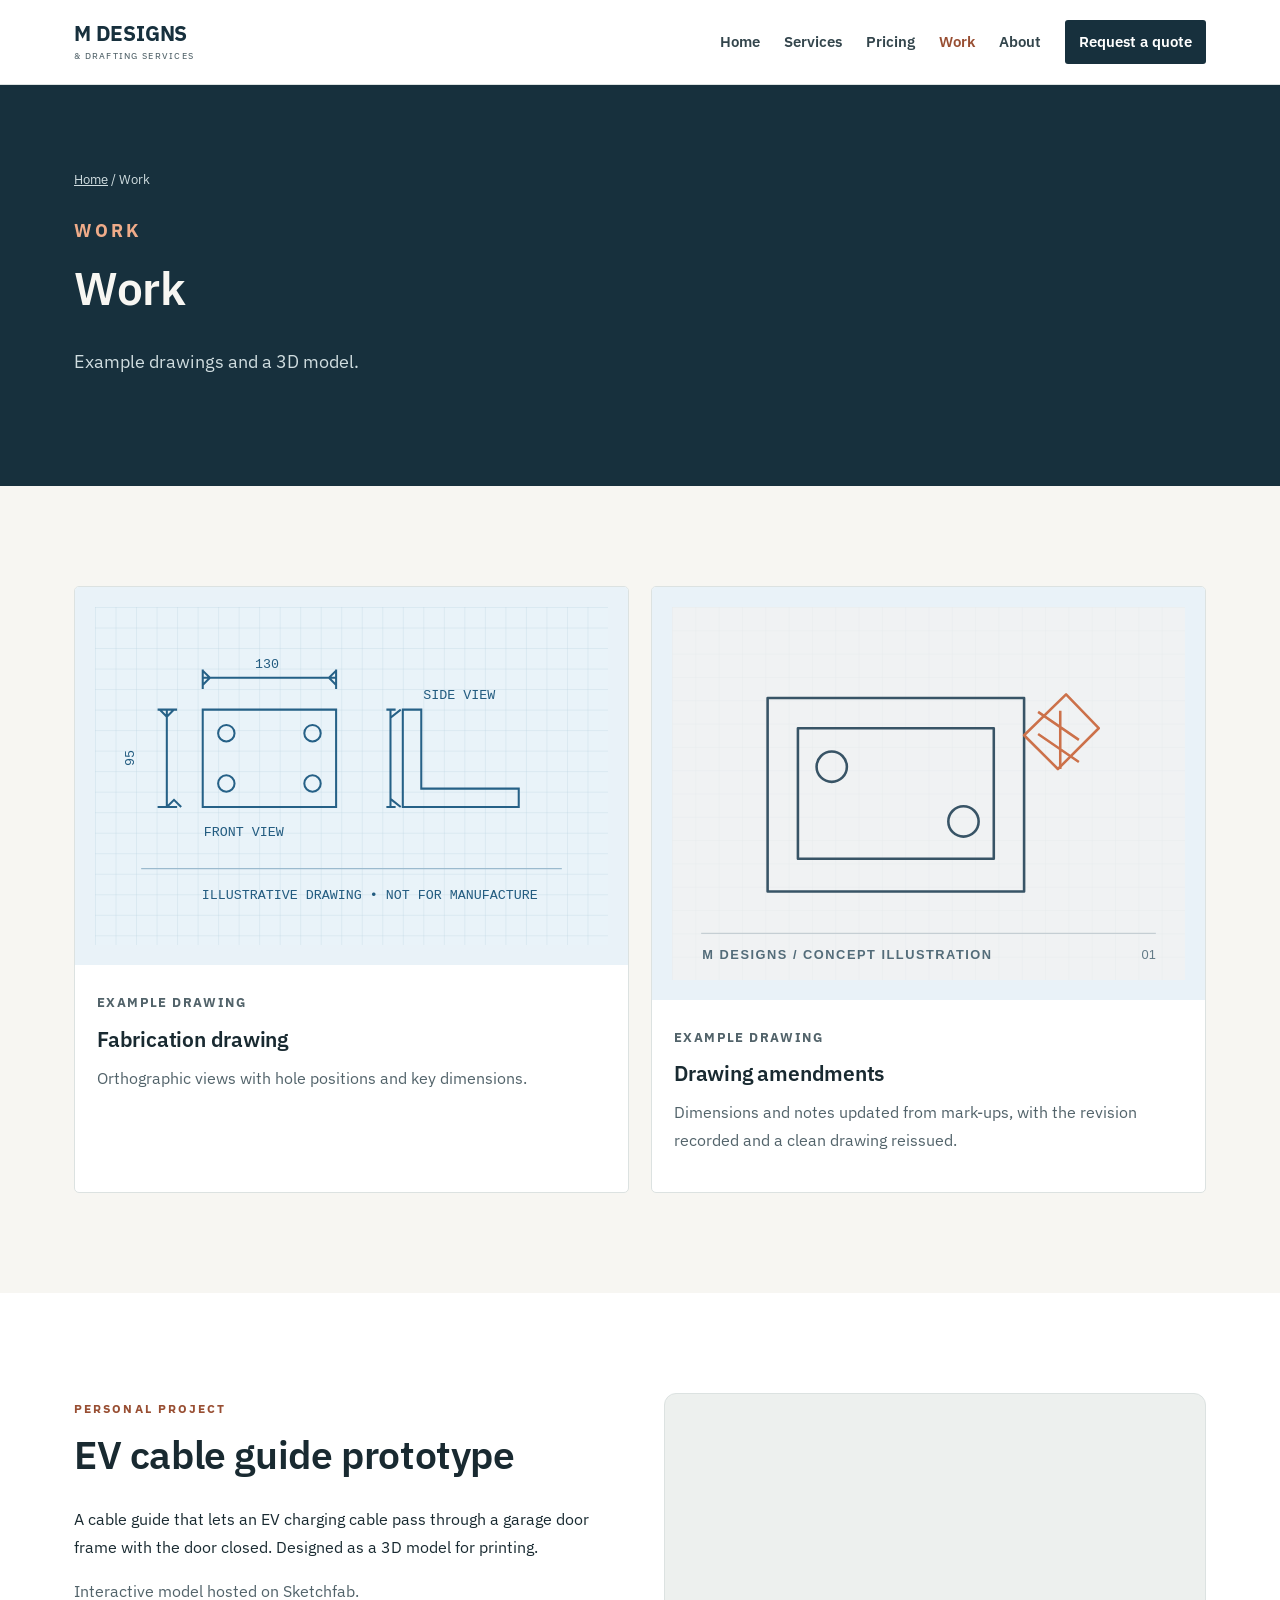
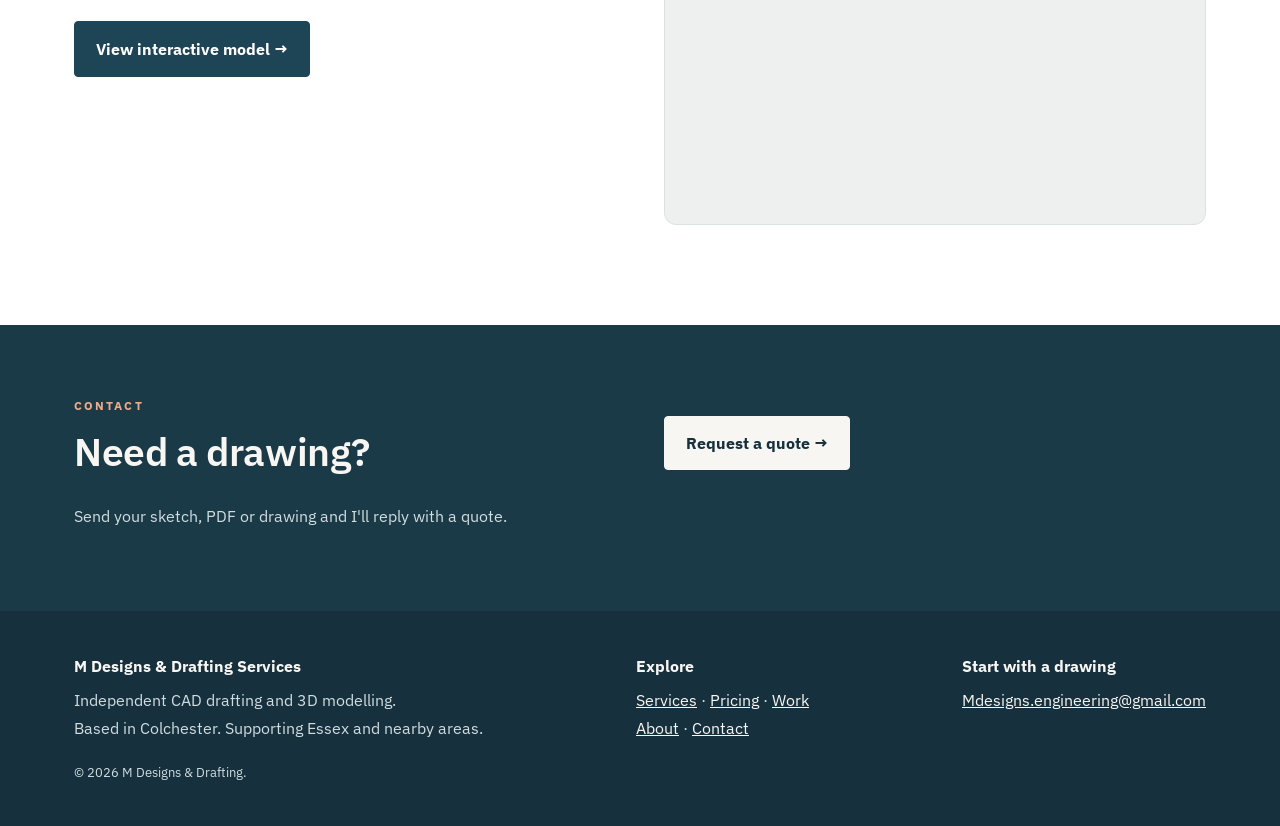
<file: work.html>
<!doctype html><html lang="en-GB"><head><meta charset="utf-8"><meta name="viewport" content="width=device-width, initial-scale=1"><meta name="theme-color" content="#101f31"><title>Drawing &amp; 3D Modelling Examples | M Designs & Drafting</title><meta name="description" content="Example fabrication drawings, drawing amendments and a 3D-modelled EV cable guide prototype by M Designs & Drafting."><link rel="canonical" href="https://m-designs.uk/work.html"><link rel="preconnect" href="https://fonts.googleapis.com"><link rel="preconnect" href="https://fonts.gstatic.com" crossorigin><link rel="stylesheet" href="https://fonts.googleapis.com/css2?family=IBM+Plex+Sans:wght@400;500;600;700&display=swap"><link rel="stylesheet" href="styles.css"><meta property="og:type" content="website"><meta property="og:title" content="Drawing &amp; 3D Modelling Examples"><meta property="og:description" content="Example fabrication drawings, drawing amendments and a 3D-modelled EV cable guide prototype by M Designs & Drafting."><meta property="og:url" content="https://m-designs.uk/work.html"><script defer src="script.js"></script></head><body><a href="#main" style="position:absolute;top:-70px;left:20px;background:white;color:black;z-index:10" onfocus="this.style.top='12px'" onblur="this.style.top='-70px'">Skip to content</a><header class="top"><div class="container"><a href="index.html" class="brand">M DESIGNS <span>& Drafting Services</span></a><button type="button" class="menu" aria-expanded="false" aria-label="Toggle navigation">Menu ☰</button><nav class="nav" aria-label="Main navigation"><a href="index.html" class="">Home</a><a href="services.html" class="">Services</a><a href="pricing.html" class="">Pricing</a><a href="work.html" class="active">Work</a><a href="about.html" class="">About</a><a class="navcta " href="contact.html">Request a quote</a></nav></div></header><main id="main"><section class="subhero"><div class="container"><div class="breadcrumb"><a href="index.html">Home</a> / Work</div><p class="eyebrow">Work</p><h1>Work</h1><p>Example drawings and a 3D model.</p></div></section><section class="section"><div class="container"><div class="portfolio"><article class="card"><div class="drawing-preview"><svg viewBox="0 0 500 330" xmlns="http://www.w3.org/2000/svg" role="img" aria-label="Illustrative mechanical bracket technical drawing"><defs><pattern id="grid" width="20" height="20" patternUnits="userSpaceOnUse"><path d="M20 0H0V20" fill="none" stroke="#b9d1de" stroke-width=".6"/></pattern></defs><rect width="500" height="330" fill="#e9f3f9"/><rect width="500" height="330" fill="url(#grid)"/><g fill="none" stroke="#266187" stroke-width="2"><path d="M105 100h130v95H105z"/><circle cx="128" cy="123" r="8"/><circle cx="212" cy="123" r="8"/><circle cx="128" cy="172" r="8"/><circle cx="212" cy="172" r="8"/><path d="M300 195v-95h18v77h95v18z"/><path d="M105 80v-19m130 19v-19M105 69h130m-130-7l7 7-7 7m130-14l-7 7 7 7M80 100H61m19 95H61m9-95v95m-7-95l7 7 7-7m-7 95l7-7 7 7"/><path d="M288 195v-95m-4 0h9m-9 95h9m5-95l-10 8m0 79l10 8"/></g><g fill="#235c80" font-family="monospace" font-size="13"><text x="156" y="59">130</text><text x="38" y="155" transform="rotate(-90 38 155)">95</text><text x="320" y="90">SIDE VIEW</text><text x="106" y="223">FRONT VIEW</text><text x="104" y="285">ILLUSTRATIVE DRAWING • NOT FOR MANUFACTURE</text></g><path d="M45 255h410" stroke="#9bbace"/></svg></div><div class="copy"><p class="label">Example drawing</p><h3>Fabrication drawing</h3><p>Orthographic views with hole positions and key dimensions.</p></div></article><article class="card"><div class="drawing-preview"><img src="assets/service-1.svg" alt="Example drawing revision with redline mark-up" loading="lazy"></div><div class="copy"><p class="label">Example drawing</p><h3>Drawing amendments</h3><p>Dimensions and notes updated from mark-ups, with the revision recorded and a clean drawing reissued.</p></div></article></div></div></section><section class="section alt"><div class="container"><div class="grid2"><div><p class="eyebrow">Personal project</p><h2>EV cable guide prototype</h2><p>A cable guide that lets an EV charging cable pass through a garage door frame with the door closed. Designed as a 3D model for printing.</p><p class="muted">Interactive model hosted on Sketchfab.</p><p><a class="btn" href="https://sketchfab.com/3d-models/ev-cable-guide-rev-2-62fb70ed33ce442283120da1da74c58b" target="_blank" rel="noopener noreferrer">View interactive model →</a></p></div><div class="contactbox"><iframe loading="lazy" style="width:100%;aspect-ratio:4/3;border:0;border-radius:9px" title="EV cable guide 3D prototype" allow="fullscreen; xr-spatial-tracking" src="https://sketchfab.com/models/62fb70ed33ce442283120da1da74c58b/embed"></iframe></div></div></div></section><section class="cta"><div class="container grid2"><div><p class="eyebrow">Contact</p><h2>Need a drawing?</h2><p>Send your sketch, PDF or drawing and I'll reply with a quote.</p></div><div class="actions"><a class="btn light" href="contact.html">Request a quote →</a></div></div></section></main><footer class="footer"><div class="container footer-inner"><div><strong>M Designs & Drafting Services</strong><p>Independent CAD drafting and 3D modelling.<br>Based in Colchester. Supporting Essex and nearby areas.</p><small>© <span id="year">2026</span> M Designs & Drafting.</small></div><div><strong>Explore</strong><p><a href="services.html">Services</a> · <a href="pricing.html">Pricing</a> · <a href="work.html">Work</a><br><a href="about.html">About</a> · <a href="contact.html">Contact</a></p></div><div><strong>Start with a drawing</strong><p><a href="mailto:Mdesigns.engineering@gmail.com">Mdesigns.engineering@gmail.com</a></p></div></div></footer></body></html>
</file>
<file: styles.css>
:root{--bg:#f5f7fa;--white:#fff;--ink:#182638;--muted:#526276;--navy:#101f31;--blue:#2972a5;--accent:#6ac7cc;--line:#dfe6ed;--max:1160px}*{box-sizing:border-box}html{scroll-behavior:smooth}body{margin:0;color:var(--ink);font:16px/1.65 system-ui,-apple-system,'Segoe UI',sans-serif;background:var(--white)}a{color:inherit}a:focus-visible,button:focus-visible{outline:3px solid var(--accent);outline-offset:3px}.container{max-width:var(--max);margin:auto;padding:0 24px}.eyebrow{text-transform:uppercase;letter-spacing:.16em;font-weight:800;color:#237baa;font-size:.76rem}h1,h2,h3{line-height:1.17;letter-spacing:-.035em;margin:0 0 .7em}h1{font-size:clamp(2.45rem,5.8vw,5.1rem);max-width:830px}h2{font-size:clamp(2rem,3.4vw,3rem)}h3{font-size:1.3rem}p{margin:.4em 0 1em}.lead{font-size:1.18rem;max-width:660px;color:#d2e1ef}.muted{color:var(--muted)}.btn{display:inline-flex;align-items:center;gap:.55rem;border-radius:7px;background:var(--blue);color:white;text-decoration:none;padding:12px 20px;font-weight:750;border:1px solid var(--blue)}.btn:hover{background:#185a8b}.btn.ghost{background:transparent;border-color:#7a95b2}.btn.ghost:hover{background:#203a55}.btn.light{color:var(--ink);background:white;border-color:white}.actions{display:flex;gap:12px;flex-wrap:wrap;margin-top:26px}.top{background:var(--navy);position:sticky;top:0;z-index:5;border-bottom:1px solid #29435d}.top .container{min-height:76px;display:flex;justify-content:space-between;align-items:center;gap:20px}.brand{font-weight:850;letter-spacing:-.03em;text-decoration:none;color:#fff;font-size:1.15rem;line-height:1.1}.brand span{display:block;font-weight:450;letter-spacing:.16em;text-transform:uppercase;font-size:.57rem;color:#b5c6d7;margin-top:5px}.nav{display:flex;gap:24px;align-items:center}.nav a{text-decoration:none;color:#dce8f4;font-size:.93rem;font-weight:600}.nav a.active,.nav a:hover{color:#7ed4e5}.nav .navcta{color:#fff;background:#236b9b;padding:10px 14px;border-radius:6px}.menu{display:none;color:white;background:none;border:1px solid #8194a7;border-radius:4px;padding:8px 11px}.hero{background:radial-gradient(circle at 90% 8%,#285277 0,transparent 35%),linear-gradient(125deg,#101f31,#182f49);color:#fff;padding:100px 0 86px;overflow:hidden}.hero-inner{display:grid;grid-template-columns:1.2fr .8fr;align-items:center;gap:55px}.hero .eyebrow{color:#8ce1e8}.hero-visual{border:1px solid #50718b;background:#203850;border-radius:16px;padding:22px;box-shadow:0 20px 55px #030b1566}.hero-visual svg{width:100%;display:block}.hero-visual p{font-size:.78rem;color:#bdd1e2;margin:10px 0 0}.trust{border-bottom:1px solid var(--line);background:#f8fafc}.trust .container{display:flex;gap:32px;flex-wrap:wrap;padding-top:22px;padding-bottom:22px;color:#506276;font-size:.89rem;font-weight:700}.section{padding:88px 0}.section.alt{background:var(--bg)}.section.navy{background:var(--navy);color:#fff}.section-head{max-width:750px;margin-bottom:32px}.cards{display:grid;grid-template-columns:repeat(3,1fr);gap:18px}.card{background:white;border:1px solid var(--line);padding:28px;border-radius:12px;box-shadow:0 12px 35px #11253d08}.card h3{margin:12px 0}.card p{color:var(--muted)}.card .number{color:var(--blue);font-weight:900;font-size:.9rem;letter-spacing:.07em}.card a.more{color:#116b9f;font-weight:750;text-decoration:none}.card a.more:hover{text-decoration:underline}.grid2{display:grid;grid-template-columns:1fr 1fr;gap:48px;align-items:start}.ticks{list-style:none;margin:20px 0;padding:0}.ticks li{padding:8px 0 8px 29px;position:relative}.ticks li:before{content:'✓';font-weight:900;color:#238fa0;position:absolute;left:0}.steps{counter-reset:step;display:grid;grid-template-columns:repeat(4,1fr);gap:18px}.step{border-top:3px solid #2a8fb5;padding-top:19px}.step:before{counter-increment:step;content:'0' counter(step);display:block;font-weight:900;color:#2082ad;letter-spacing:.04em;margin-bottom:12px}.price{font-weight:850;font-size:2rem;color:#102f4f}.note{font-size:.88rem;color:#65758a}.band{background:#eaf2f7;padding:35px;border-radius:14px}.cta{background:#12314c;color:white;padding:65px 0}.cta p{color:#cadce9}.footer{background:#0b1725;color:#cbd7e3;padding:42px 0}.footer a{color:#fff}.footer-inner{display:flex;justify-content:space-between;gap:25px;flex-wrap:wrap}.subhero{background:linear-gradient(110deg,#112236,#1e4567);padding:80px 0;color:white}.subhero h1{font-size:clamp(2.3rem,5vw,4rem)}.subhero p{color:#d4e1ef;max-width:710px;font-size:1.12rem}.breadcrumb{font-size:.8rem;color:#acc9de;margin-bottom:25px}.breadcrumb a{color:inherit}.pill{display:inline-block;background:#e4f2f4;color:#16657d;border-radius:50px;padding:5px 12px;font-weight:750;font-size:.79rem}.mini{font-size:.86rem;color:#718095}details{background:white;border:1px solid var(--line);border-radius:9px;margin:10px 0;padding:19px 22px}summary{font-weight:750;cursor:pointer}details p{color:var(--muted)}.contactbox{padding:34px;background:#f3f8fb;border:1px solid #d5e2ec;border-radius:12px}.email{font-weight:850;color:#176a9b;overflow-wrap:anywhere}.mock-drawing{width:100%;background:#eef5fa;border:1px solid #dce7ee;border-radius:12px;display:block}.label{font-size:.8rem;font-weight:800;color:#237baa;text-transform:uppercase;letter-spacing:.11em}.legal{font-size:.86rem;color:#66758a}.scope{border-left:4px solid #2c8eaa;padding:10px 0 10px 22px;background:#f3f8fb;margin-top:22px}.portfolio{display:grid;grid-template-columns:repeat(2,1fr);gap:22px}.portfolio .card{padding:0;overflow:hidden}.portfolio .copy{padding:22px}.portfolio .drawing-preview{padding:20px;background:#e9f2f8}.portfolio .drawing-preview svg{display:block;width:100%}@media(max-width:900px){.hero-inner,.grid2{grid-template-columns:1fr}.hero-visual{max-width:530px}.cards,.steps{grid-template-columns:repeat(2,1fr)}}@media(max-width:650px){.container{padding:0 18px}.top .container{min-height:65px}.menu{display:block}.nav{display:none;position:absolute;left:0;right:0;top:65px;flex-direction:column;align-items:stretch;background:#122b44;padding:20px;gap:14px}.nav.open{display:flex}.nav a{padding:7px}.hero{padding:64px 0}.section{padding:58px 0}.cards,.steps,.portfolio{grid-template-columns:1fr}.trust .container{gap:12px}.band{padding:22px}}

/* Reference-inspired editorial direction: light, crisp, image led. Original styling. */
:root{--ink:#192a31;--muted:#596a71;--navy:#17303d;--blue:#255d71;--accent:#c47550;--bg:#f5f4f1;--line:#e3e6e5;--max:1180px}
body{font-family:Inter,ui-sans-serif,system-ui,-apple-system,"Segoe UI",sans-serif;background:#fff;color:var(--ink)}
.top{background:#fff;border-bottom:1px solid #e1e5e4;box-shadow:0 1px 5px #12253008}
.top .container{min-height:84px}
.brand{font-size:1.29rem;color:#193744;letter-spacing:-.045em}.brand span{color:#59727a;letter-spacing:.14em}
.nav a{color:#33454c}.nav a.active,.nav a:hover{color:#bd6842}.nav .navcta{background:#1d4352;color:#fff;border-radius:3px}
.eyebrow{color:#b76b47;font-size:.77rem;letter-spacing:.17em}
h1{letter-spacing:-.055em;line-height:1.08}h2{letter-spacing:-.043em}p{line-height:1.75}
.hero{background:#f7f6f2;color:var(--ink);padding:100px 0 105px}
.hero h1{font-size:clamp(3.0rem,5.7vw,5.4rem);max-width:850px}
.hero .eyebrow{color:#ad653f}.hero .lead{color:#52636a;font-size:1.15rem}
.hero-inner{grid-template-columns:1.02fr .98fr;gap:60px}
/* Frameless homepage photograph: soft edge fade and floating shadow. */
.hero .hero-visual {
  position: relative;
  min-width: 0;
  padding: 0;
  border: 0;
  border-radius: 0;
  background: transparent;
  box-shadow: none;
  filter: drop-shadow(0 16px 20px rgba(25, 42, 49, 0.16));
}
.hero .hero-visual img {
  display: block;
  width: 100%;
  height: auto;
  border-radius: 8px;
  -webkit-mask-image: linear-gradient(to bottom, #000 0%, #000 91%, transparent 100%);
  mask-image: linear-gradient(to bottom, #000 0%, #000 91%, transparent 100%);
}
.hero-visual p{color:#627780}.btn{border-radius:4px;background:#1e4555;border-color:#1e4555;box-shadow:none;padding:13px 21px}.btn.ghost{border:1px solid #aac0c2;color:#274959;background:#fff}.btn.ghost:hover{background:#e6edef}
.trust{background:#f0f1ef}.trust .container{justify-content:space-between}
.section{padding:100px 0}.section.alt{background:#f6f6f3}.section-head{max-width:850px;margin-bottom:42px}
.card{border-radius:5px;box-shadow:none}.card:hover{box-shadow:0 14px 32px #1b37400f}
.subhero{background:#f5f4f1;color:var(--ink);padding:84px 0 90px}.subhero p{color:#53666d}.subhero h1{font-size:clamp(3rem,6vw,5rem);max-width:900px}.breadcrumb{color:#637982}
.cta{background:#1b3a48}.footer{background:#162d38}
/* Image-led services page */
.reference-hero{background:#f7f6f2;padding:82px 0 92px}
.reference-layout{display:grid;grid-template-columns:1.05fr .95fr;gap:65px;align-items:center}
.reference-hero h1{font-size:clamp(3.1rem,5.2vw,5.1rem);max-width:720px;margin:.24em 0}
.reference-hero .intro{font-size:1.17rem;color:#5a696e;max-width:640px}
.reference-hero .hero-picture{background:#e7eceb;border:1px solid #d6dfdf;box-shadow:0 26px 55px #243c4618;padding:12px;position:relative}
.reference-hero .hero-picture img{display:block;width:100%}.reference-hero .picture-label{position:absolute;bottom:20px;left:20px;background:#fff;padding:8px 12px;color:#45606d;font-size:.77rem;font-weight:700;letter-spacing:.06em}
.service-section{padding:94px 0}.service-head{max-width:750px;margin-bottom:38px}.service-head h2{font-size:clamp(2.2rem,4vw,3.5rem);margin:.2em 0}
.service-gallery{display:grid;grid-template-columns:repeat(3,1fr);gap:28px}
.service-tile{border:1px solid #e2e5e5;background:#fff;overflow:hidden;display:flex;flex-direction:column}
.service-tile img{width:100%;display:block;aspect-ratio:440/320;object-fit:cover;background:#eff3f3}
.service-tile .tile-copy{padding:25px 25px 29px;display:flex;flex-direction:column;flex:1}
.service-tile .tile-copy h3{font-size:1.36rem;letter-spacing:-.025em;margin:0 0 9px}
.service-tile .tile-copy p{font-size:.94rem;color:#56686f;margin:0 0 15px}
.service-tile ul{padding:0;margin:0 0 22px;list-style:none;color:#41545d;font-size:.86rem}
.service-tile li{padding:4px 0 4px 16px;position:relative}.service-tile li:before{content:'•';position:absolute;left:0;color:#b36947}
.service-tile a{margin-top:auto;color:#a45431;font-weight:800;font-size:.92rem;text-decoration:none}
.service-tile a:hover{text-decoration:underline}
.steps-area{background:#f5f4f1;padding:88px 0}.steps-area .steps{margin-top:38px}.steps-area .step{border-color:#b96b47}
.brief-panel{display:grid;grid-template-columns:1fr 1fr;gap:65px;align-items:center;padding:80px 0}
.brief-panel h2{font-size:clamp(2.1rem,3.5vw,3.5rem)}
@media(max-width:900px){.reference-layout{grid-template-columns:1fr}.reference-hero .hero-picture{max-width:650px}.service-gallery{grid-template-columns:repeat(2,1fr)}.hero-inner{grid-template-columns:1fr}}
@media(max-width:650px){.top .container{min-height:66px}.menu{color:#163543;border-color:#abbec0}.nav{background:#fff;border-bottom:1px solid #ddd}.nav a{color:#203e4b}.hero,.reference-hero{padding:55px 0}.reference-layout{gap:30px}.service-section{padding:58px 0}.service-gallery{grid-template-columns:1fr}.brief-panel{grid-template-columns:1fr;gap:20px}.section{padding:64px 0}}

/* Contemporary engineering studio — warm neutral surfaces and navy introductions. */
:root {
  --white: #ffffff;
  --ink: #192a31;
  --muted: #52636a;
  --navy: #17303d;
  --blue: #1e4555;
  --accent: #c47550;
  --bg: #f0f1ef;
  --line: #dce2e1;
  --studio-cream: #f7f6f2;
  --studio-copper: #984e32;
  --studio-copper-light: #efab89;
  --studio-light-text: #d0dde0;
}
body { color-scheme: light; background: var(--studio-cream); color: var(--ink); }

/* Quiet light navigation */
.top { background: #fff; border-color: var(--line); box-shadow: 0 1px 5px #12253008; }
.brand { color: var(--navy); }
.brand span { color: #52636a; }
.nav a { color: #33454c; }
.nav a.active, .nav a:hover { color: var(--studio-copper); }
.nav .navcta, .nav .navcta:hover { background: var(--navy); color: #fff; }
.menu { color: var(--navy); border-color: #8a9b9f; }

/* Dark introductions across the site */
.hero, .subhero, .reference-hero {
  background: var(--navy);
  color: var(--studio-cream);
}
.hero .lead, .subhero p, .reference-hero .intro, .breadcrumb {
  color: var(--studio-light-text);
}
.eyebrow, .label { color: var(--studio-copper); }
.hero .eyebrow, .subhero .eyebrow, .reference-hero .eyebrow {
  color: var(--studio-copper-light);
}
.hero-visual p { color: var(--studio-light-text); }
.hero .hero-visual {
  filter: drop-shadow(0 14px 22px rgba(0, 0, 0, .22));
}
.hero .hero-visual img {
  border-radius: 8px;
  -webkit-mask-image: linear-gradient(to bottom, #000 0%, #000 95%, transparent 100%);
  mask-image: linear-gradient(to bottom, #000 0%, #000 95%, transparent 100%);
}
.reference-hero .hero-picture {
  padding: 0;
  border: 0;
  background: transparent;
  border-radius: 6px;
  overflow: hidden;
  box-shadow: 0 16px 34px #0003;
}
.reference-hero .picture-label {
  background: var(--studio-cream);
  color: var(--navy);
}

/* Light reading surfaces and understated cards */
.trust { background: #e9eae6; border-color: var(--line); }
.trust .container { color: #33454c; }
.section, .service-section, .brief-panel { background: var(--studio-cream); color: var(--ink); }
.section.alt { background: #fff; }
.steps-area { background: #f0f1ef; color: var(--ink); }
.card, .service-tile, details { background: #fff; border-color: var(--line); }
.card:hover { box-shadow: 0 8px 24px #17303d0d; }
.card p, .service-tile .tile-copy p, .service-tile ul, details p,
.muted, .note, .mini, .legal { color: var(--muted); }
.card .number, .card a.more, .service-tile a, .email,
.step:before, .ticks li:before, .service-tile li:before { color: var(--studio-copper); }
.step, .steps-area .step { border-color: var(--accent); }
.band, .contactbox, .scope { background: #edf0ee; border-color: var(--line); }
.scope { border-left-color: var(--accent); }
.price { color: var(--navy); }
.pill { background: #e8eeeb; color: #274959; }
.portfolio .drawing-preview, .mock-drawing { background: #e9f2f8; }

/* Restrained, high-contrast actions */
.btn { background: var(--blue); border-color: var(--blue); color: #fff; }
.btn:hover { background: var(--navy); border-color: var(--navy); color: #fff; }
.btn.ghost { background: transparent; border-color: #81979d; color: var(--navy); }
.btn.ghost:hover { background: #e6edef; color: var(--navy); }
.hero .btn, .reference-hero .btn, .cta .btn, .section.navy .btn {
  background: var(--studio-cream); border-color: var(--studio-cream); color: var(--navy);
}
.hero .btn:hover, .reference-hero .btn:hover, .cta .btn:hover, .section.navy .btn:hover {
  background: #dbe4e3; border-color: #dbe4e3; color: var(--navy);
}
.hero .btn.ghost, .reference-hero .btn.ghost {
  background: transparent; border-color: #a8babe; color: var(--studio-cream);
}
.hero .btn.ghost:hover, .reference-hero .btn.ghost:hover {
  background: #294a58; color: #fff;
}
a:focus-visible, button:focus-visible { outline-color: var(--studio-copper); }
.hero a:focus-visible, .reference-hero a:focus-visible,
.subhero a:focus-visible, .cta a:focus-visible, .footer a:focus-visible {
  outline-color: var(--studio-copper-light);
}

/* Dark quotation banners and footer anchor the brand */
.cta, .section.navy { background: #1b3a48; color: var(--studio-cream); }
.cta p, .section.navy .muted { color: var(--studio-light-text); }
.cta .eyebrow, .section.navy .eyebrow { color: var(--studio-copper-light); }
.footer { background: var(--navy); color: var(--studio-light-text); }
.footer strong, .footer a { color: var(--studio-cream); }
.footer a:hover { color: var(--studio-copper-light); }

@media (max-width: 650px) {
  .nav { background: #fff; border-color: var(--line); }
  .nav a { color: #33454c; }
  .nav a.active, .nav a:hover { color: var(--studio-copper); }
  .nav .navcta, .nav .navcta:hover { background: var(--navy); color: #fff; }
}

/* Work page: image-based drawing previews */
.portfolio .drawing-preview img{display:block;width:100%;height:auto}

/* Page title sizes (smaller, consistent across pages) */
.subhero h1,.reference-hero h1{font-size:clamp(2.1rem,3.6vw,3.3rem)}
h2,.service-head h2,.brief-panel h2{font-size:clamp(1.8rem,3.06vw,2.7rem)}

/* Typeface: IBM Plex Sans, with normal (not squeezed) heading spacing */
body{font-family:"IBM Plex Sans",ui-sans-serif,system-ui,-apple-system,"Segoe UI",sans-serif}
h1,h2,h3,.service-tile .tile-copy h3{letter-spacing:-.01em;font-weight:600}
.brand{letter-spacing:-.01em;font-weight:700}
</file>
